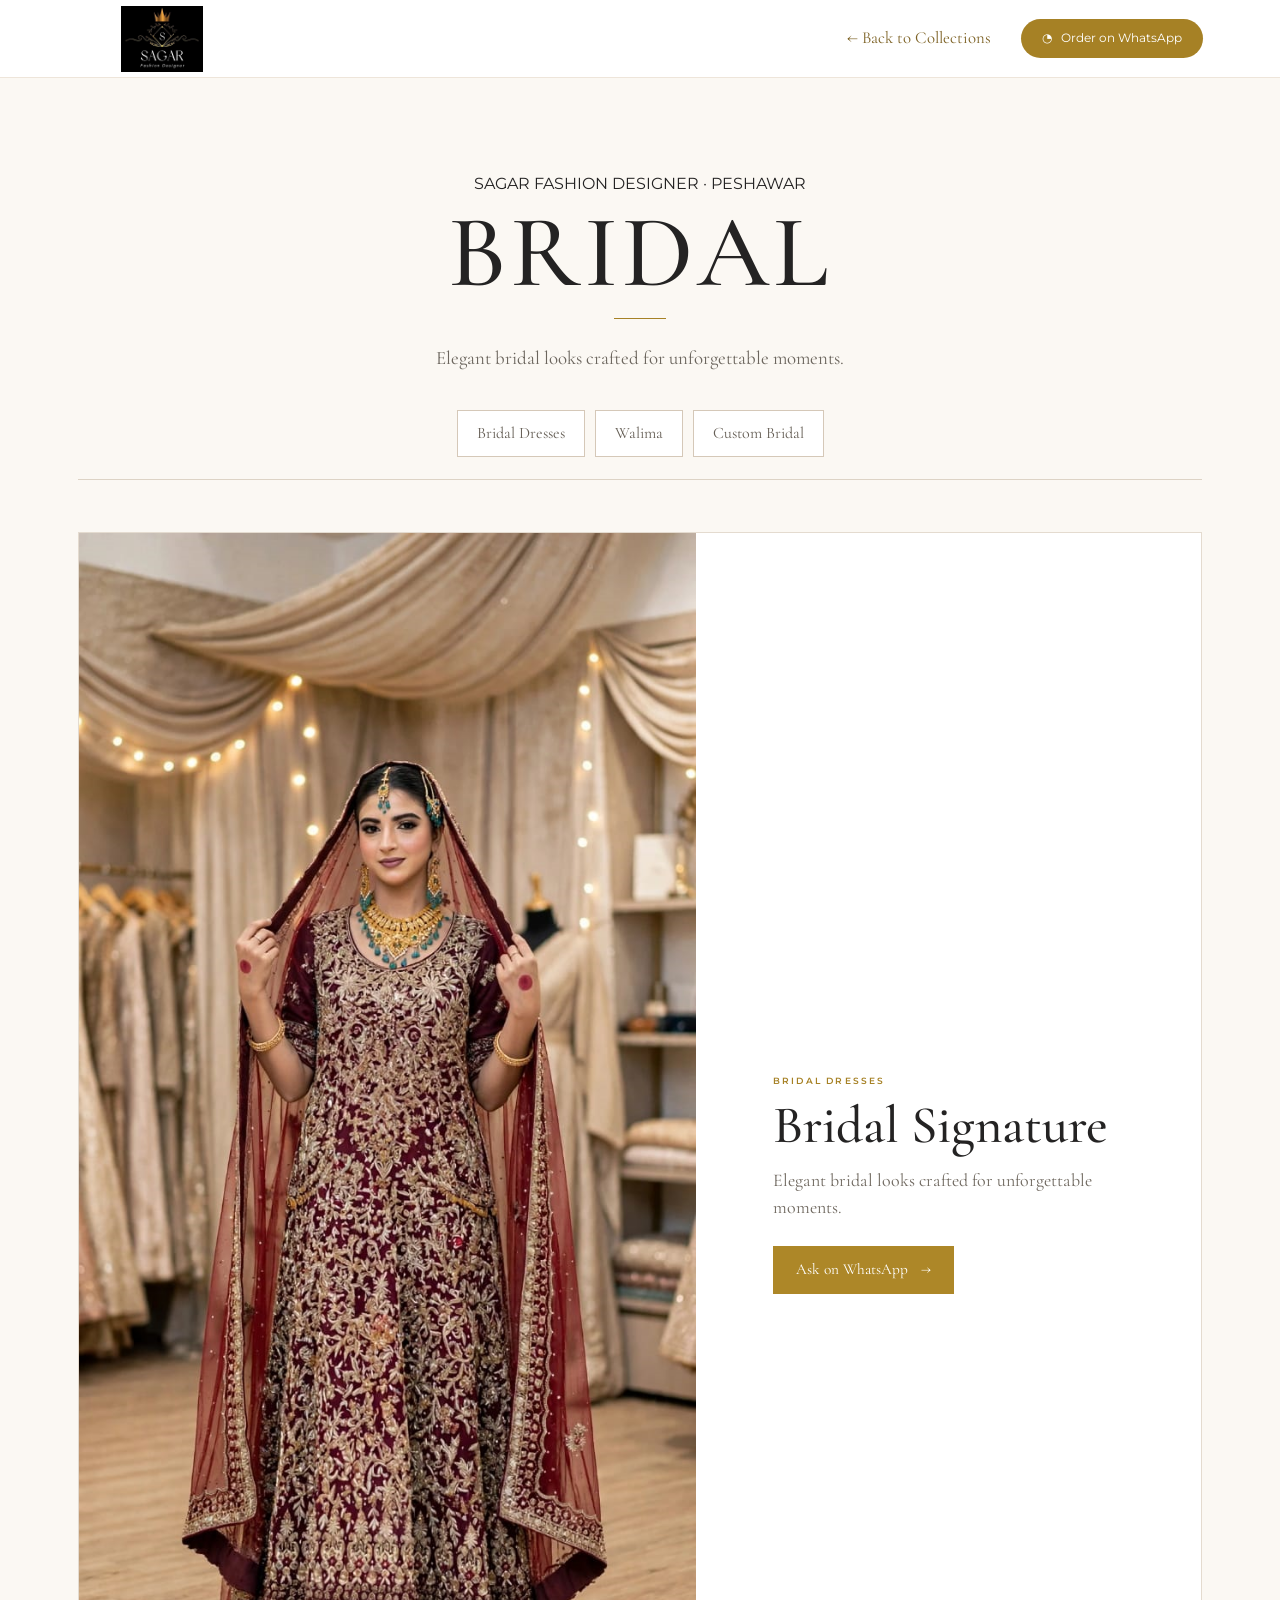
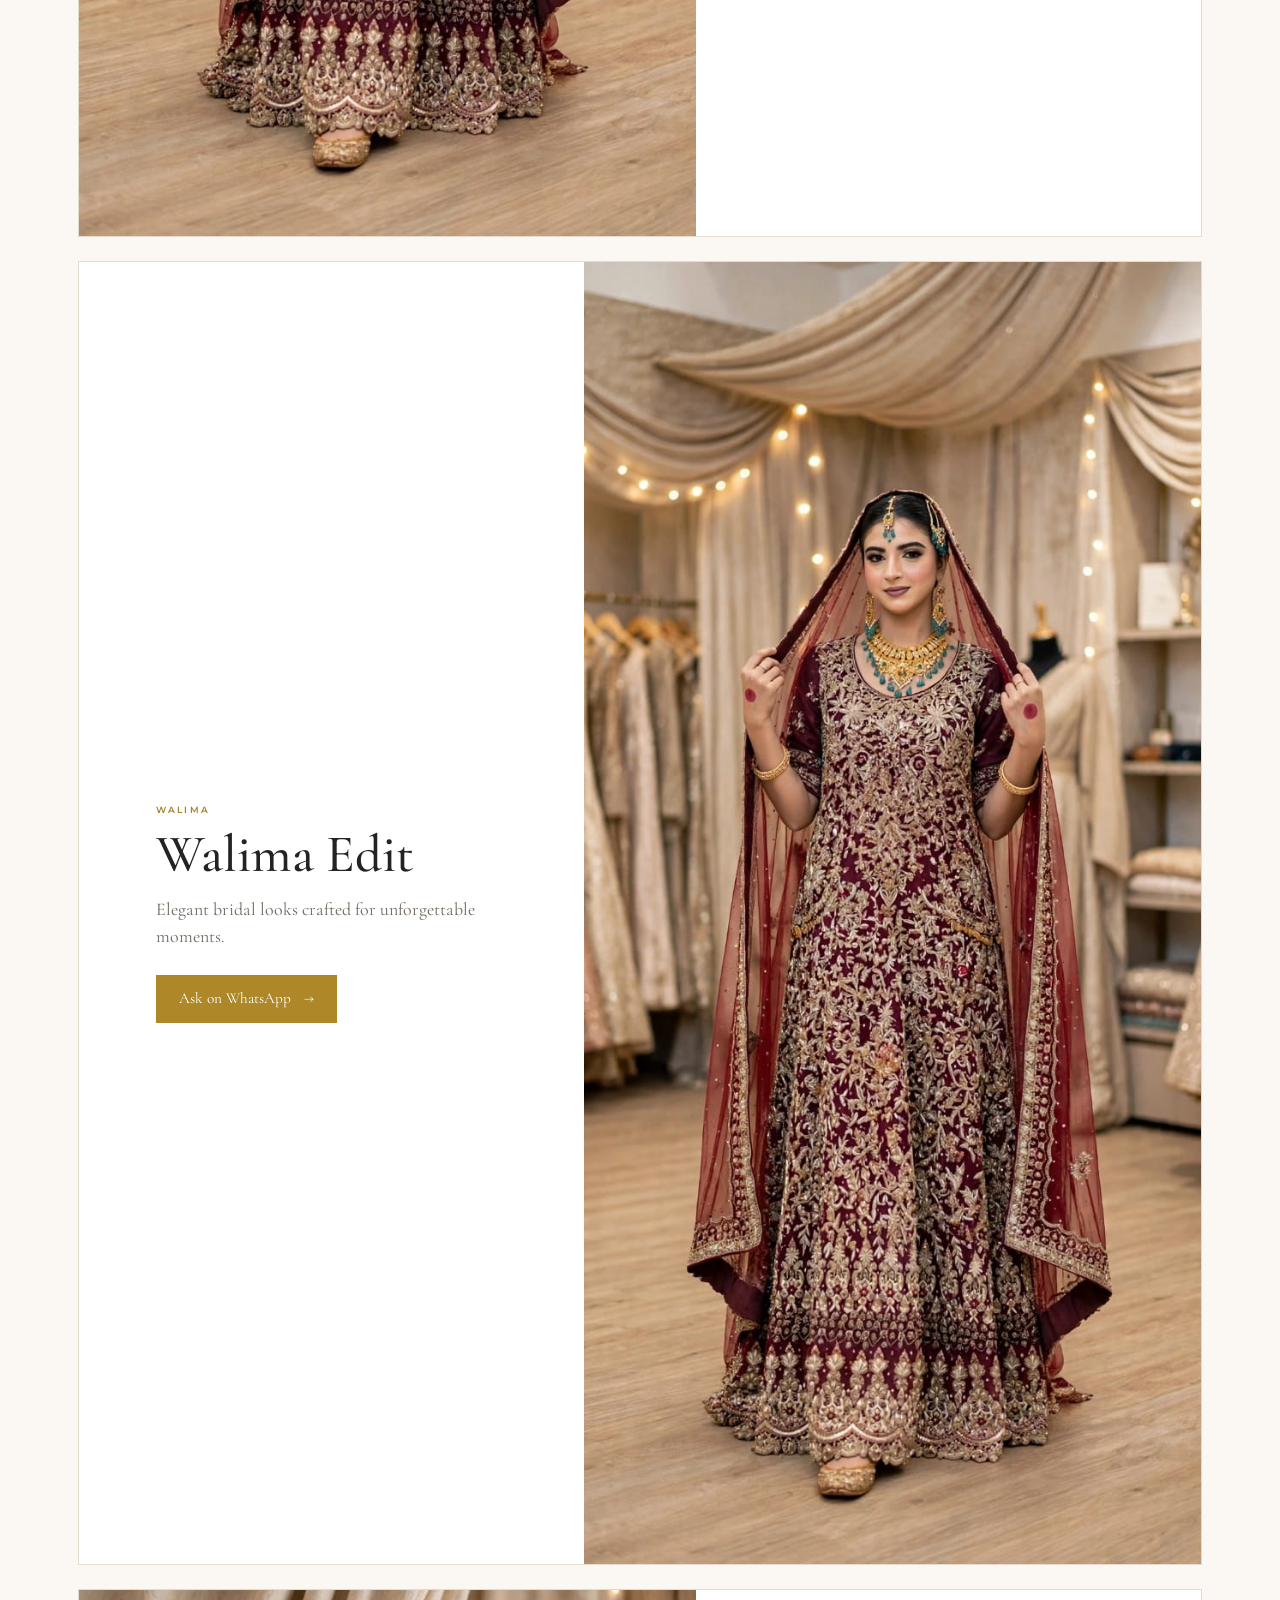
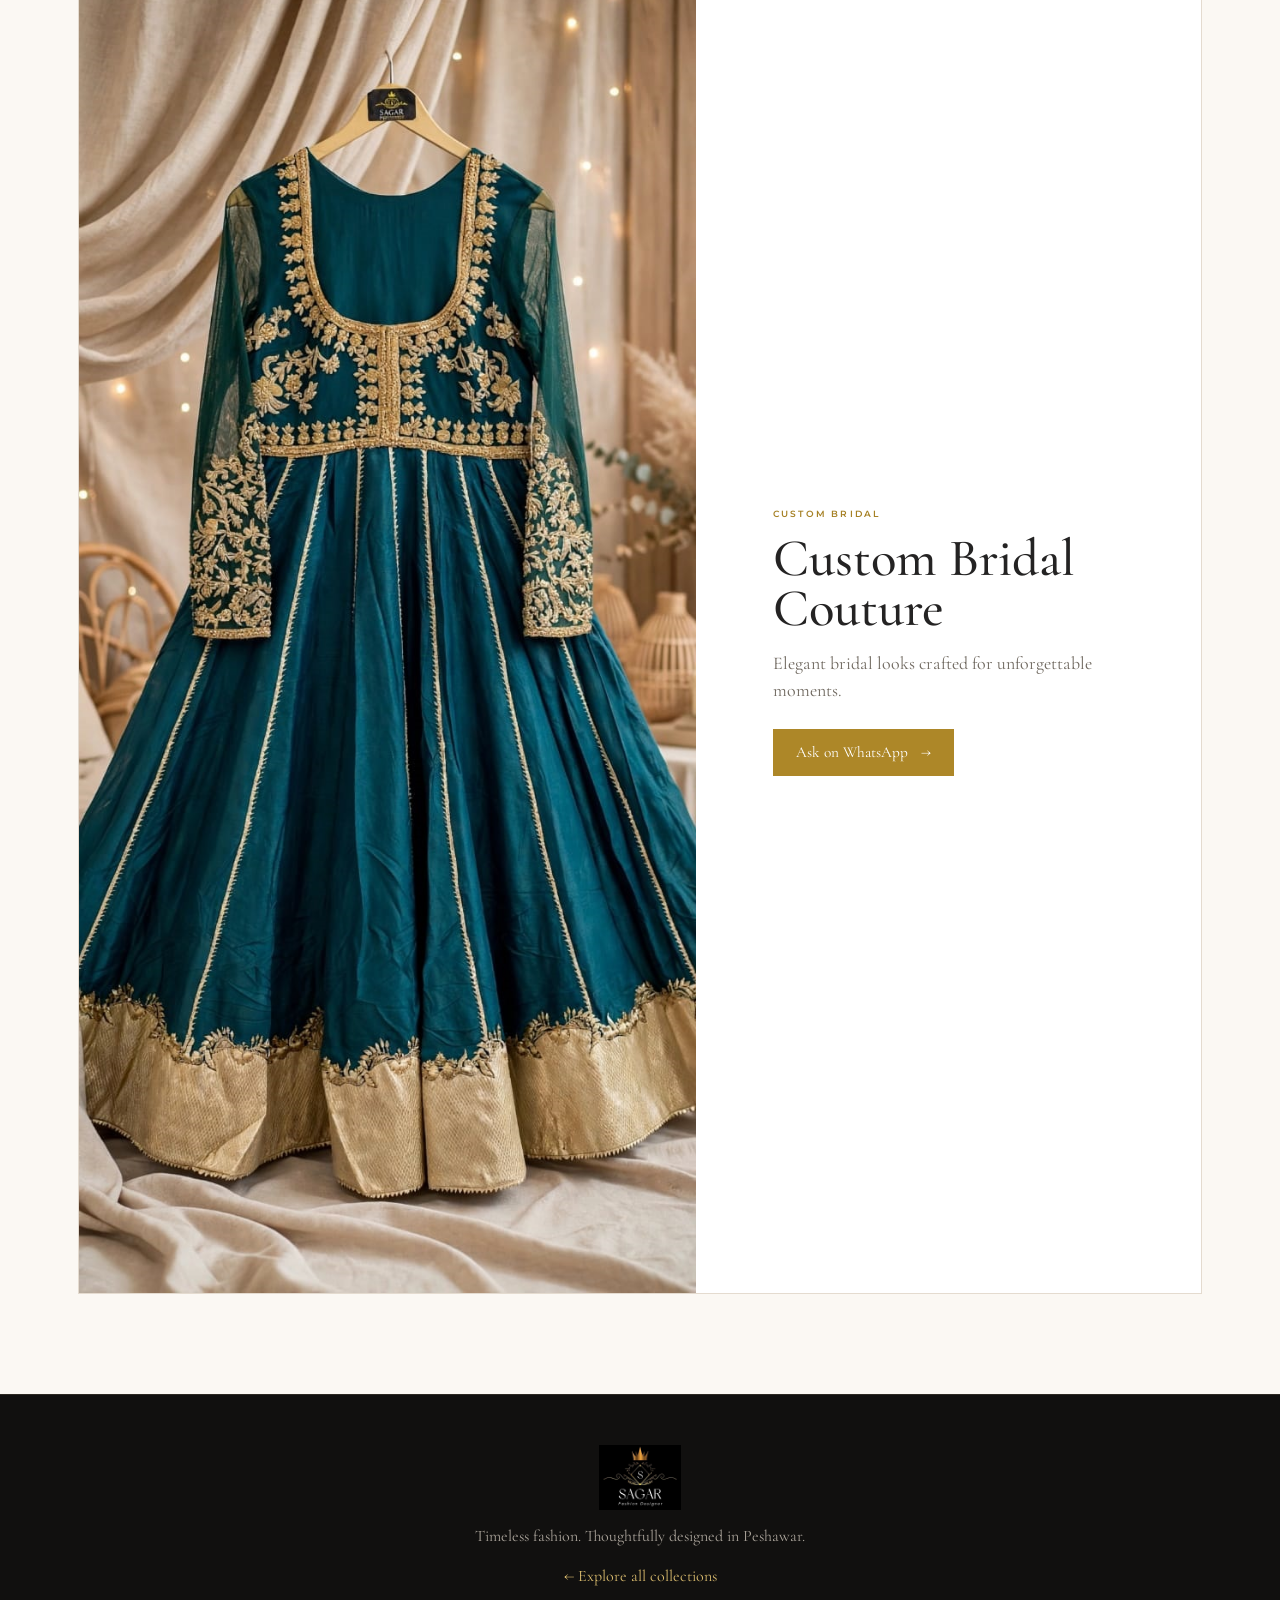
<file: bridal.html>
<!doctype html><html lang="en"><head><meta charset="utf-8"><meta name="viewport" content="width=device-width,initial-scale=1"><title>Bridal Collection | Sagar Fashion Designer</title><link rel="preconnect" href="https://fonts.googleapis.com"><link rel="preconnect" href="https://fonts.gstatic.com" crossorigin><link href="https://fonts.googleapis.com/css2?family=Cormorant+Garamond:wght@400;500;600;700&family=Montserrat:wght@400;500;600&display=swap" rel="stylesheet"><link rel="stylesheet" href="style.css?v=20261003"></head><body class="collection-page"><header class="collection-page-header"><a class="brand-logo" href="index.html#home"><img src="logo.jpg.jpeg" alt="Sagar Fashion Designer"></a><a class="collection-back" href="index.html#collections">← Back to Collections</a><a class="wa-top" href="https://wa.me/923185484406?text=Hi%20Sagar%20Fashion%20Designer%2C%20I%27d%20like%20to%20order." target="_blank">◔ &nbsp; Order on WhatsApp</a></header><main class="collection-page-main"><section class="collection-page-intro"><p class="eyebrow">SAGAR FASHION DESIGNER · PESHAWAR</p><h1>BRIDAL</h1><p>Elegant bridal looks crafted for unforgettable moments.</p></section><nav class="collection-subnav"><a href="#product-0">Bridal Dresses</a><a href="#product-1">Walima</a><a href="#product-2">Custom Bridal</a></nav><section class="collection-products"><article class="showcase-product"><div class="showcase-image"><img src="assets/bridal.jpg.jpg" alt="Bridal Signature"></div><div class="showcase-info"><small>BRIDAL DRESSES</small><h2>Bridal Signature</h2><p>Elegant bridal looks crafted for unforgettable moments.</p><a class="gold-btn" href="https://wa.me/923185484406?text=Hi%20Sagar%20Fashion%20Designer%2C%20I%27m%20interested%20in%20Bridal%20Signature.%20Please%20share%20details." target="_blank">Ask on WhatsApp <span>→</span></a></div></article><article class="showcase-product"><div class="showcase-image"><img src="assets/bridal.jpg.jpg" alt="Walima Edit"></div><div class="showcase-info"><small>WALIMA</small><h2>Walima Edit</h2><p>Elegant bridal looks crafted for unforgettable moments.</p><a class="gold-btn" href="https://wa.me/923185484406?text=Hi%20Sagar%20Fashion%20Designer%2C%20I%27m%20interested%20in%20Walima%20Edit.%20Please%20share%20details." target="_blank">Ask on WhatsApp <span>→</span></a></div></article><article class="showcase-product"><div class="showcase-image"><img src="assets/custom.jpg.jpg" alt="Custom Bridal Couture"></div><div class="showcase-info"><small>CUSTOM BRIDAL</small><h2>Custom Bridal Couture</h2><p>Elegant bridal looks crafted for unforgettable moments.</p><a class="gold-btn" href="https://wa.me/923185484406?text=Hi%20Sagar%20Fashion%20Designer%2C%20I%27m%20interested%20in%20Custom%20Bridal%20Couture.%20Please%20share%20details." target="_blank">Ask on WhatsApp <span>→</span></a></div></article></section></main><footer class="collection-page-footer"><img src="logo.jpg.jpeg" alt="Sagar Fashion Designer"><p>Timeless fashion. Thoughtfully designed in Peshawar.</p><a href="index.html#collections">← Explore all collections</a></footer></body></html>
</file>
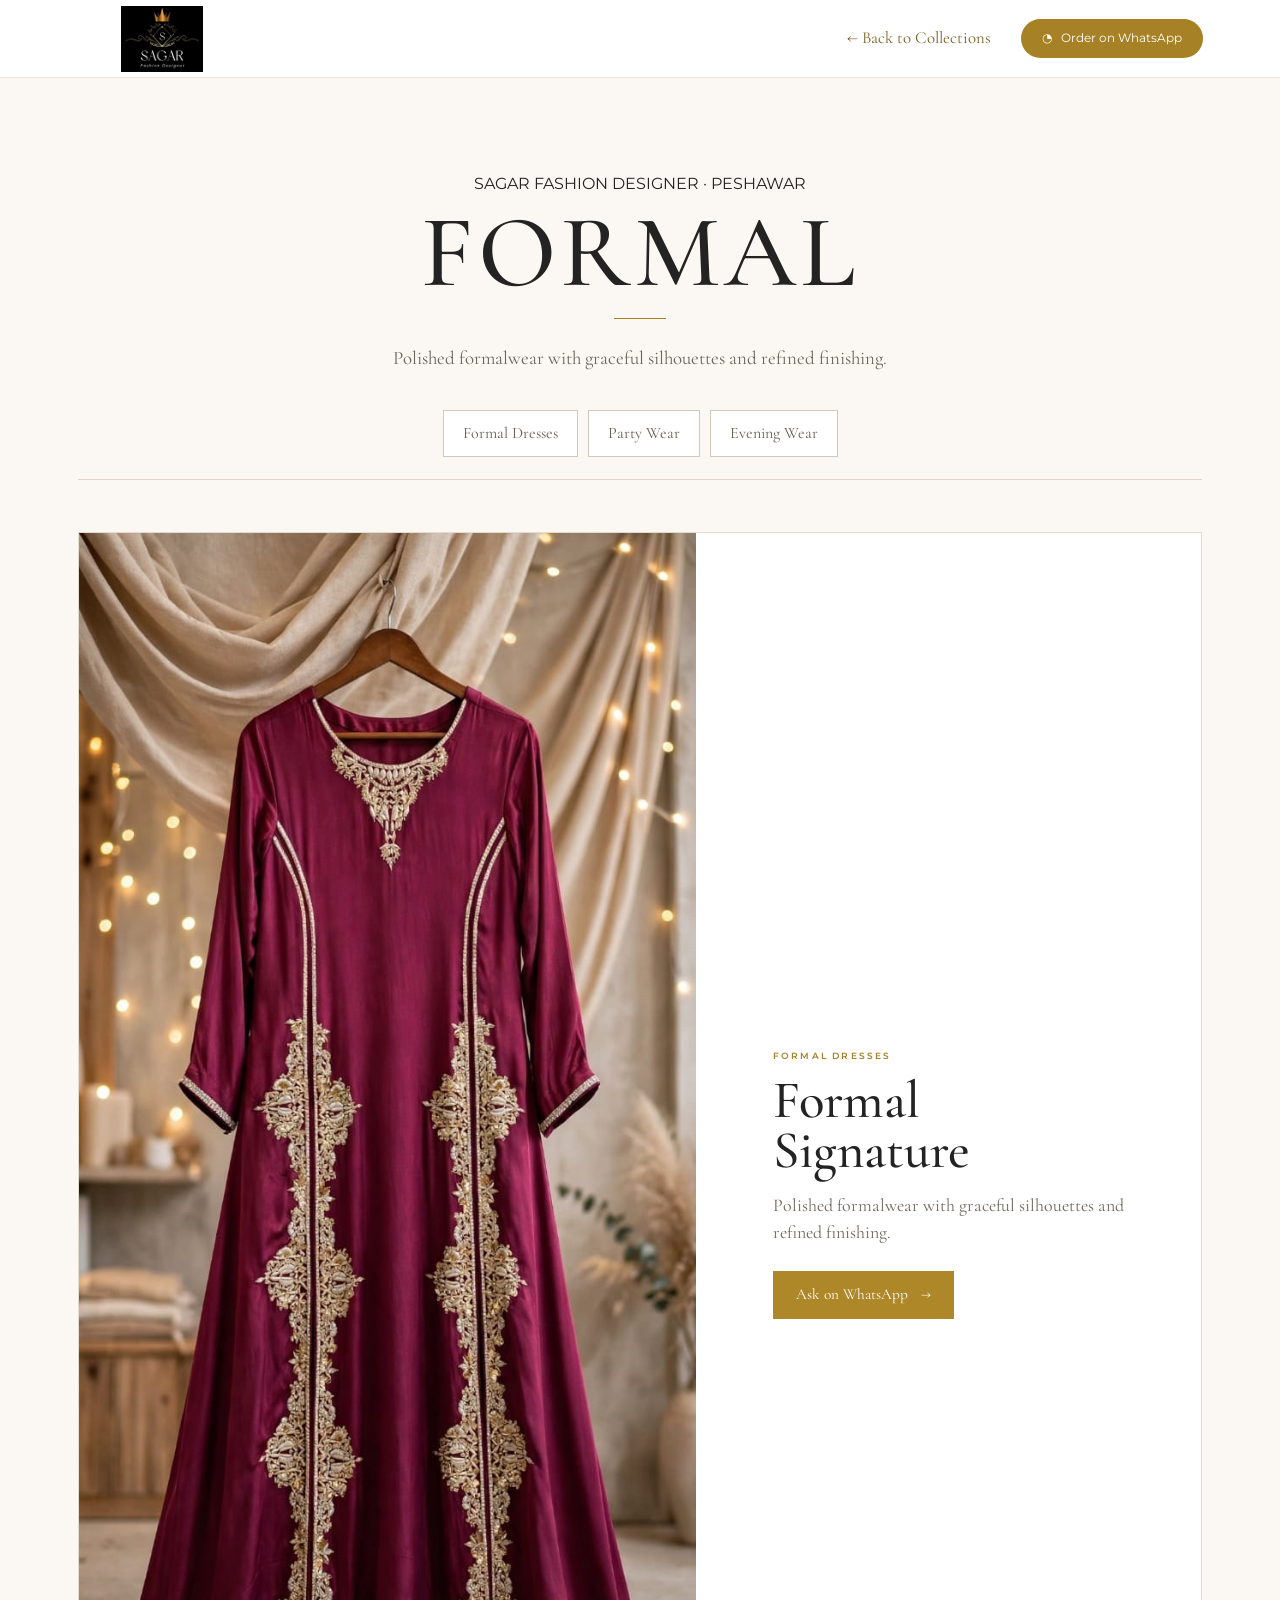
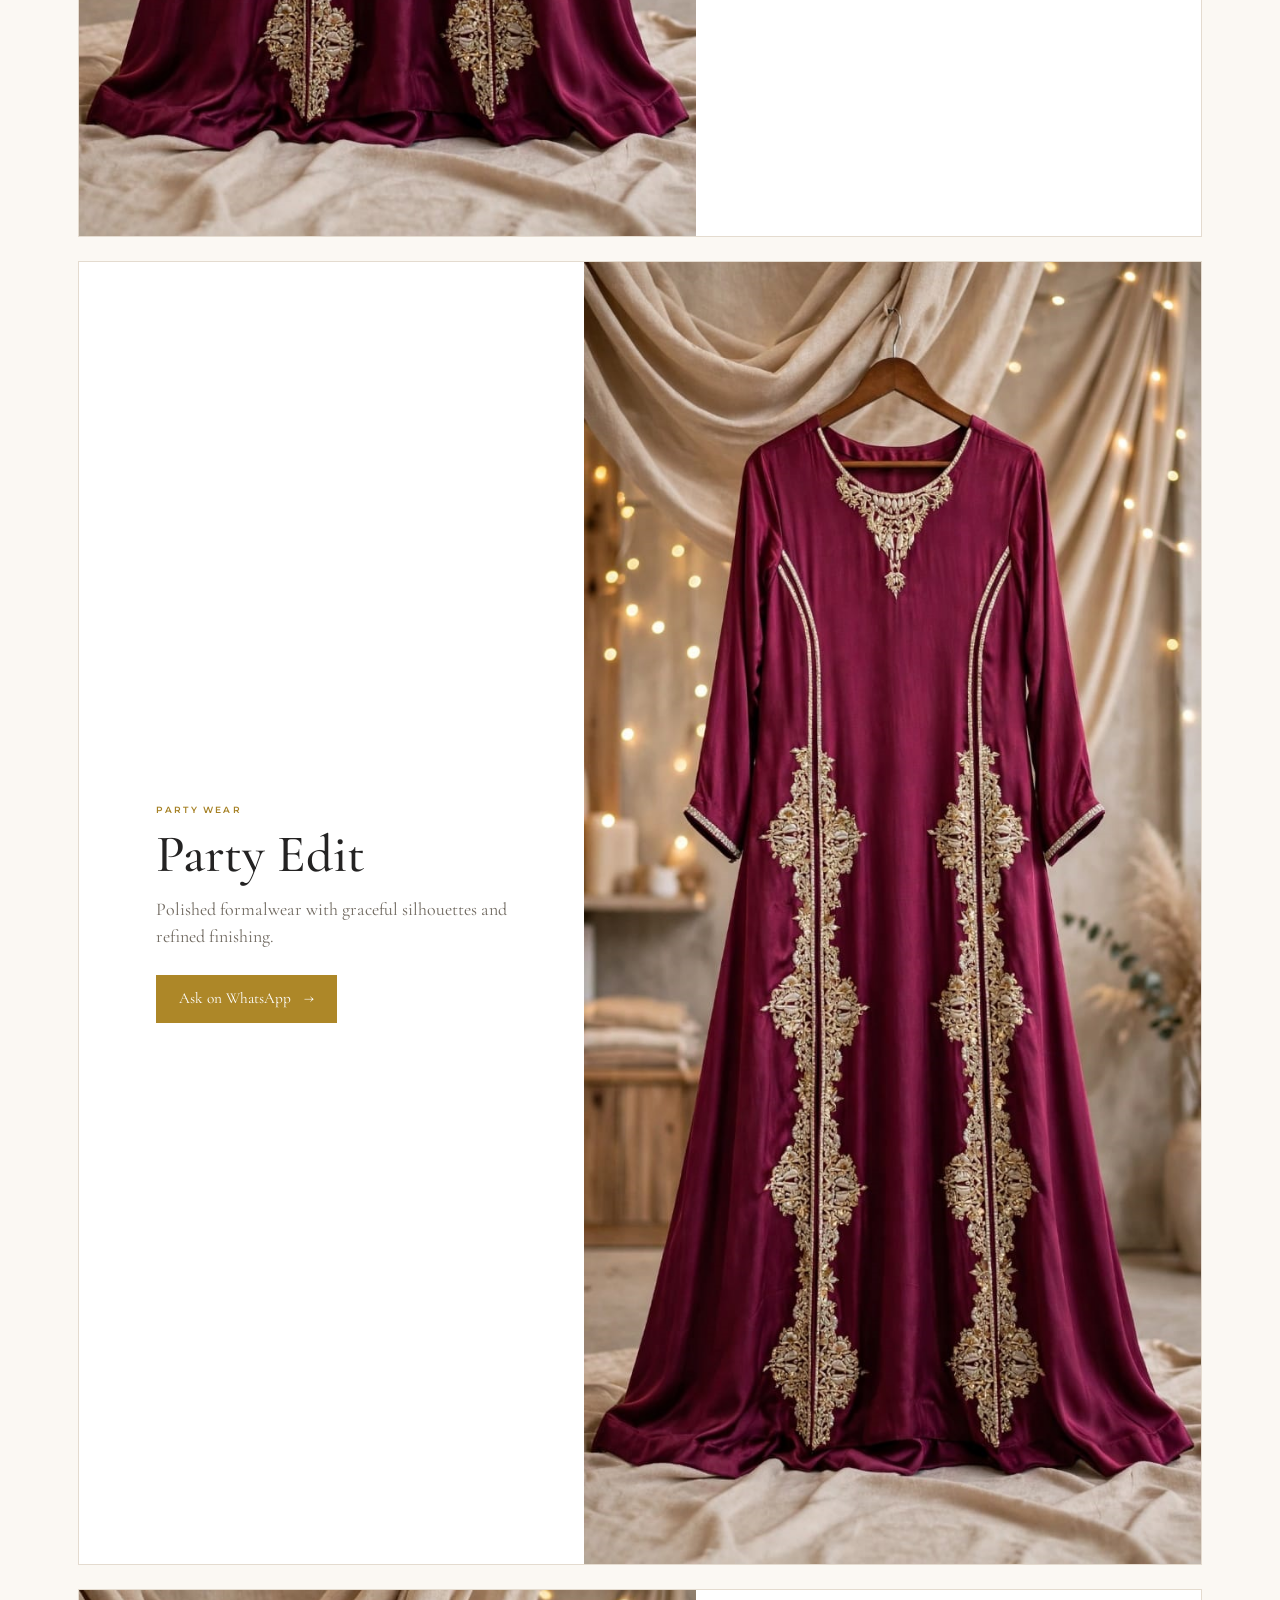
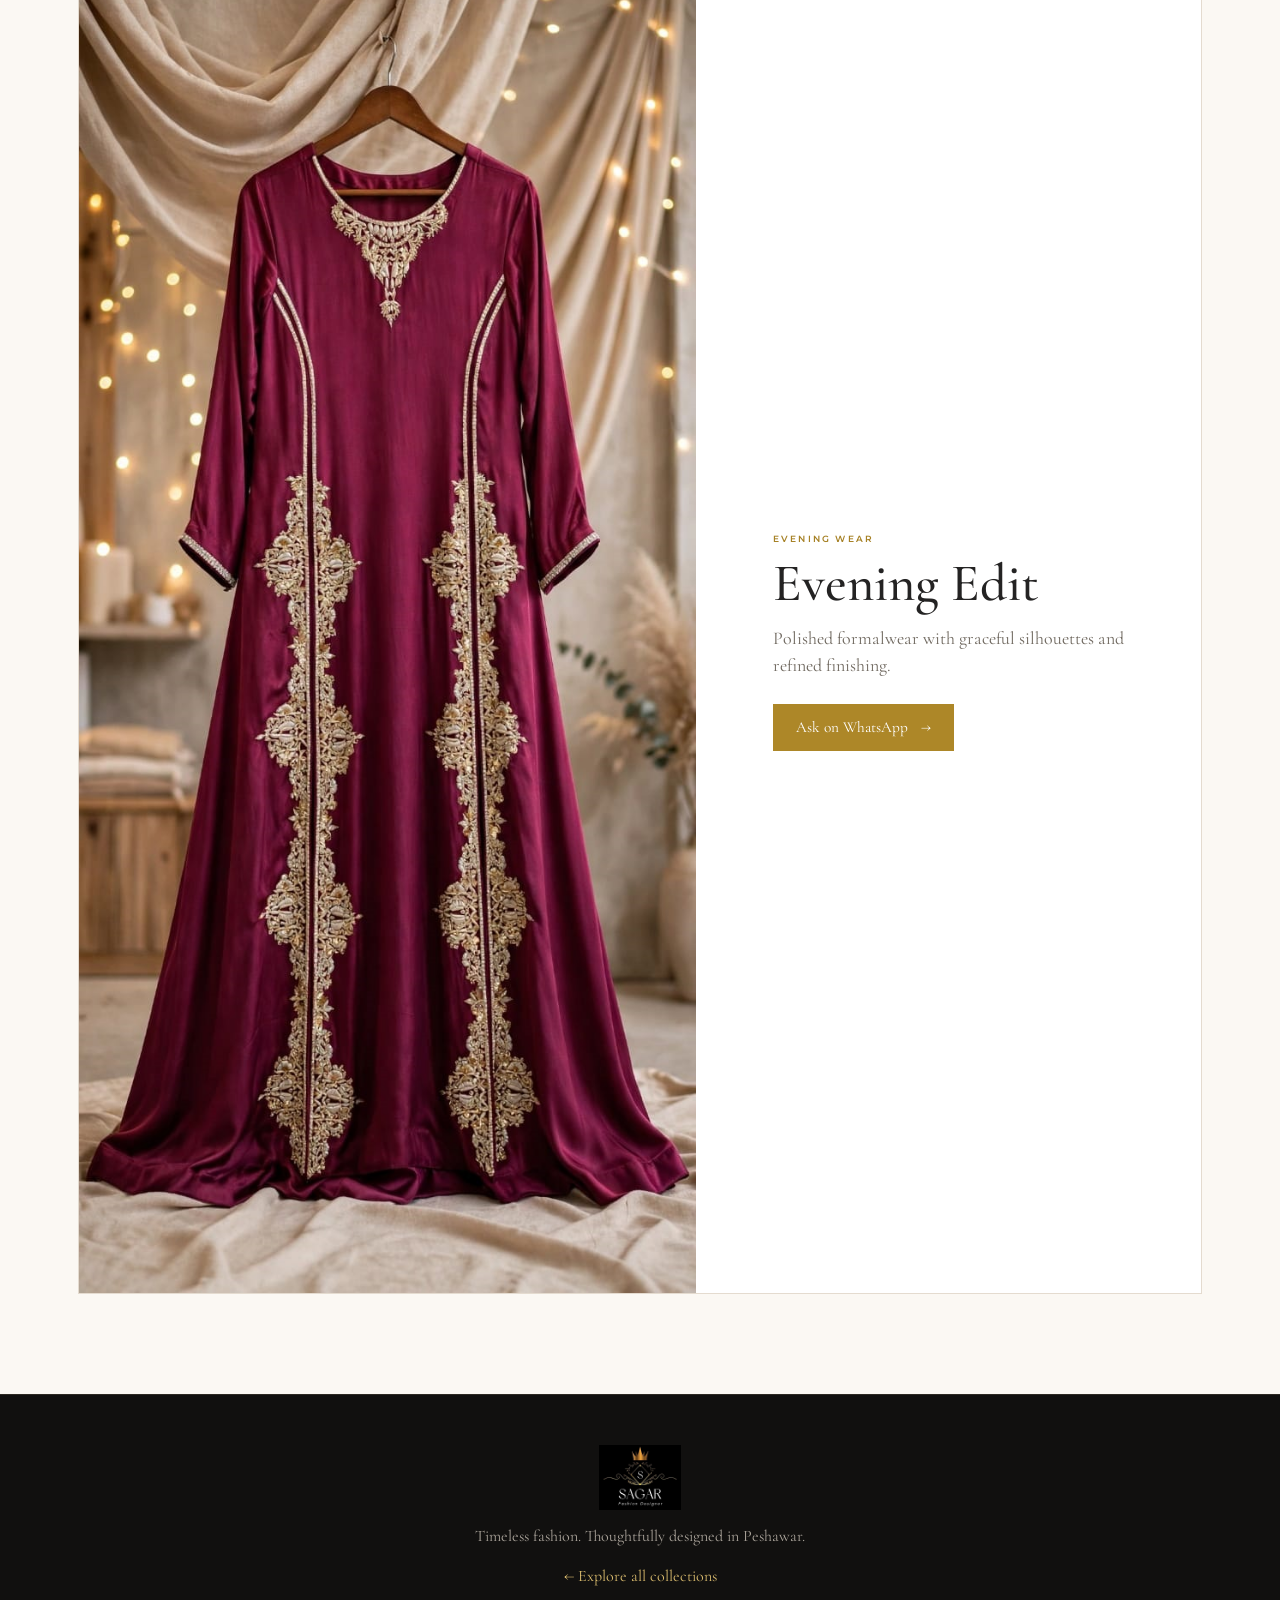
<file: formal.html>
<!doctype html><html lang="en"><head><meta charset="utf-8"><meta name="viewport" content="width=device-width,initial-scale=1"><title>Formal Collection | Sagar Fashion Designer</title><link rel="preconnect" href="https://fonts.googleapis.com"><link rel="preconnect" href="https://fonts.gstatic.com" crossorigin><link href="https://fonts.googleapis.com/css2?family=Cormorant+Garamond:wght@400;500;600;700&family=Montserrat:wght@400;500;600&display=swap" rel="stylesheet"><link rel="stylesheet" href="style.css?v=20261003"></head><body class="collection-page"><header class="collection-page-header"><a class="brand-logo" href="index.html#home"><img src="logo.jpg.jpeg" alt="Sagar Fashion Designer"></a><a class="collection-back" href="index.html#collections">← Back to Collections</a><a class="wa-top" href="https://wa.me/923185484406?text=Hi%20Sagar%20Fashion%20Designer%2C%20I%27d%20like%20to%20order." target="_blank">◔ &nbsp; Order on WhatsApp</a></header><main class="collection-page-main"><section class="collection-page-intro"><p class="eyebrow">SAGAR FASHION DESIGNER · PESHAWAR</p><h1>FORMAL</h1><p>Polished formalwear with graceful silhouettes and refined finishing.</p></section><nav class="collection-subnav"><a href="#product-0">Formal Dresses</a><a href="#product-1">Party Wear</a><a href="#product-2">Evening Wear</a></nav><section class="collection-products"><article class="showcase-product"><div class="showcase-image"><img src="assets/formal.jpg.jpg" alt="Formal Signature"></div><div class="showcase-info"><small>FORMAL DRESSES</small><h2>Formal Signature</h2><p>Polished formalwear with graceful silhouettes and refined finishing.</p><a class="gold-btn" href="https://wa.me/923185484406?text=Hi%20Sagar%20Fashion%20Designer%2C%20I%27m%20interested%20in%20Formal%20Signature.%20Please%20share%20details." target="_blank">Ask on WhatsApp <span>→</span></a></div></article><article class="showcase-product"><div class="showcase-image"><img src="assets/formal.jpg.jpg" alt="Party Edit"></div><div class="showcase-info"><small>PARTY WEAR</small><h2>Party Edit</h2><p>Polished formalwear with graceful silhouettes and refined finishing.</p><a class="gold-btn" href="https://wa.me/923185484406?text=Hi%20Sagar%20Fashion%20Designer%2C%20I%27m%20interested%20in%20Party%20Edit.%20Please%20share%20details." target="_blank">Ask on WhatsApp <span>→</span></a></div></article><article class="showcase-product"><div class="showcase-image"><img src="assets/formal.jpg.jpg" alt="Evening Edit"></div><div class="showcase-info"><small>EVENING WEAR</small><h2>Evening Edit</h2><p>Polished formalwear with graceful silhouettes and refined finishing.</p><a class="gold-btn" href="https://wa.me/923185484406?text=Hi%20Sagar%20Fashion%20Designer%2C%20I%27m%20interested%20in%20Evening%20Edit.%20Please%20share%20details." target="_blank">Ask on WhatsApp <span>→</span></a></div></article></section></main><footer class="collection-page-footer"><img src="logo.jpg.jpeg" alt="Sagar Fashion Designer"><p>Timeless fashion. Thoughtfully designed in Peshawar.</p><a href="index.html#collections">← Explore all collections</a></footer></body></html>
</file>
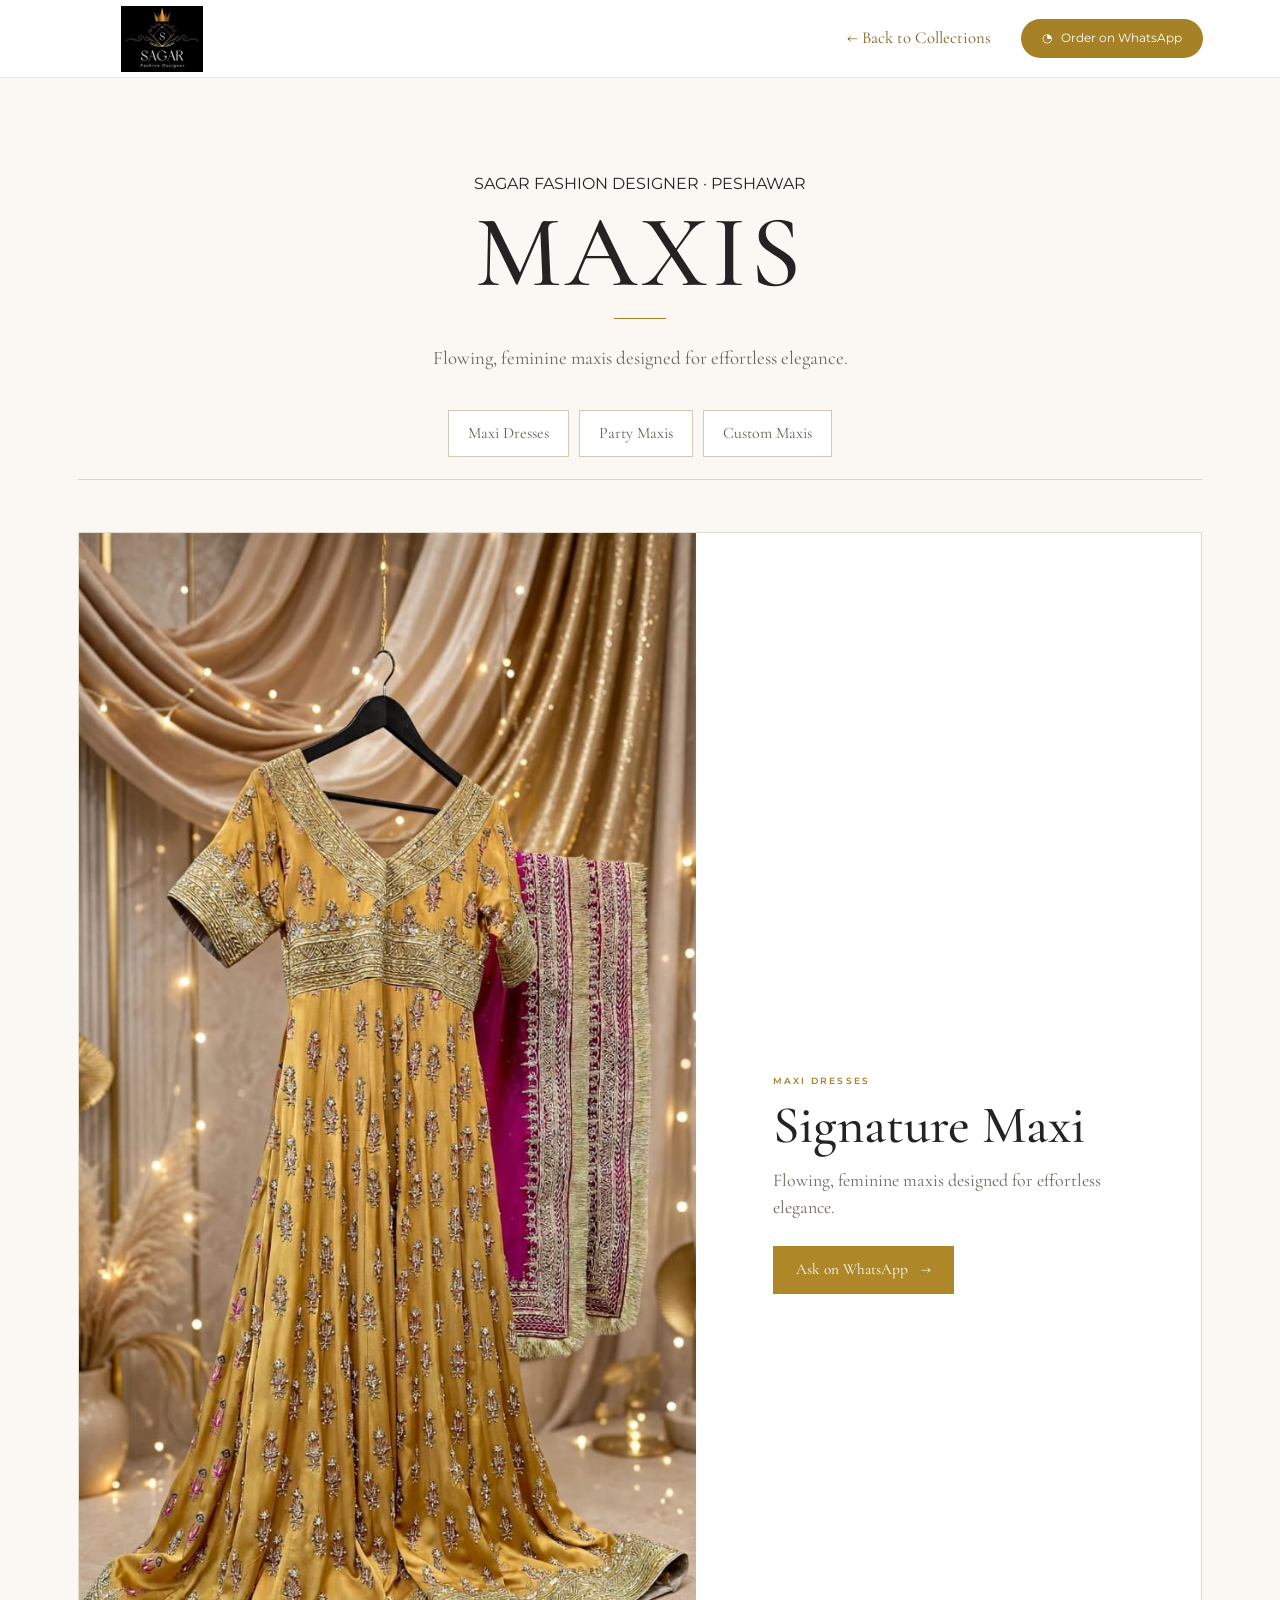
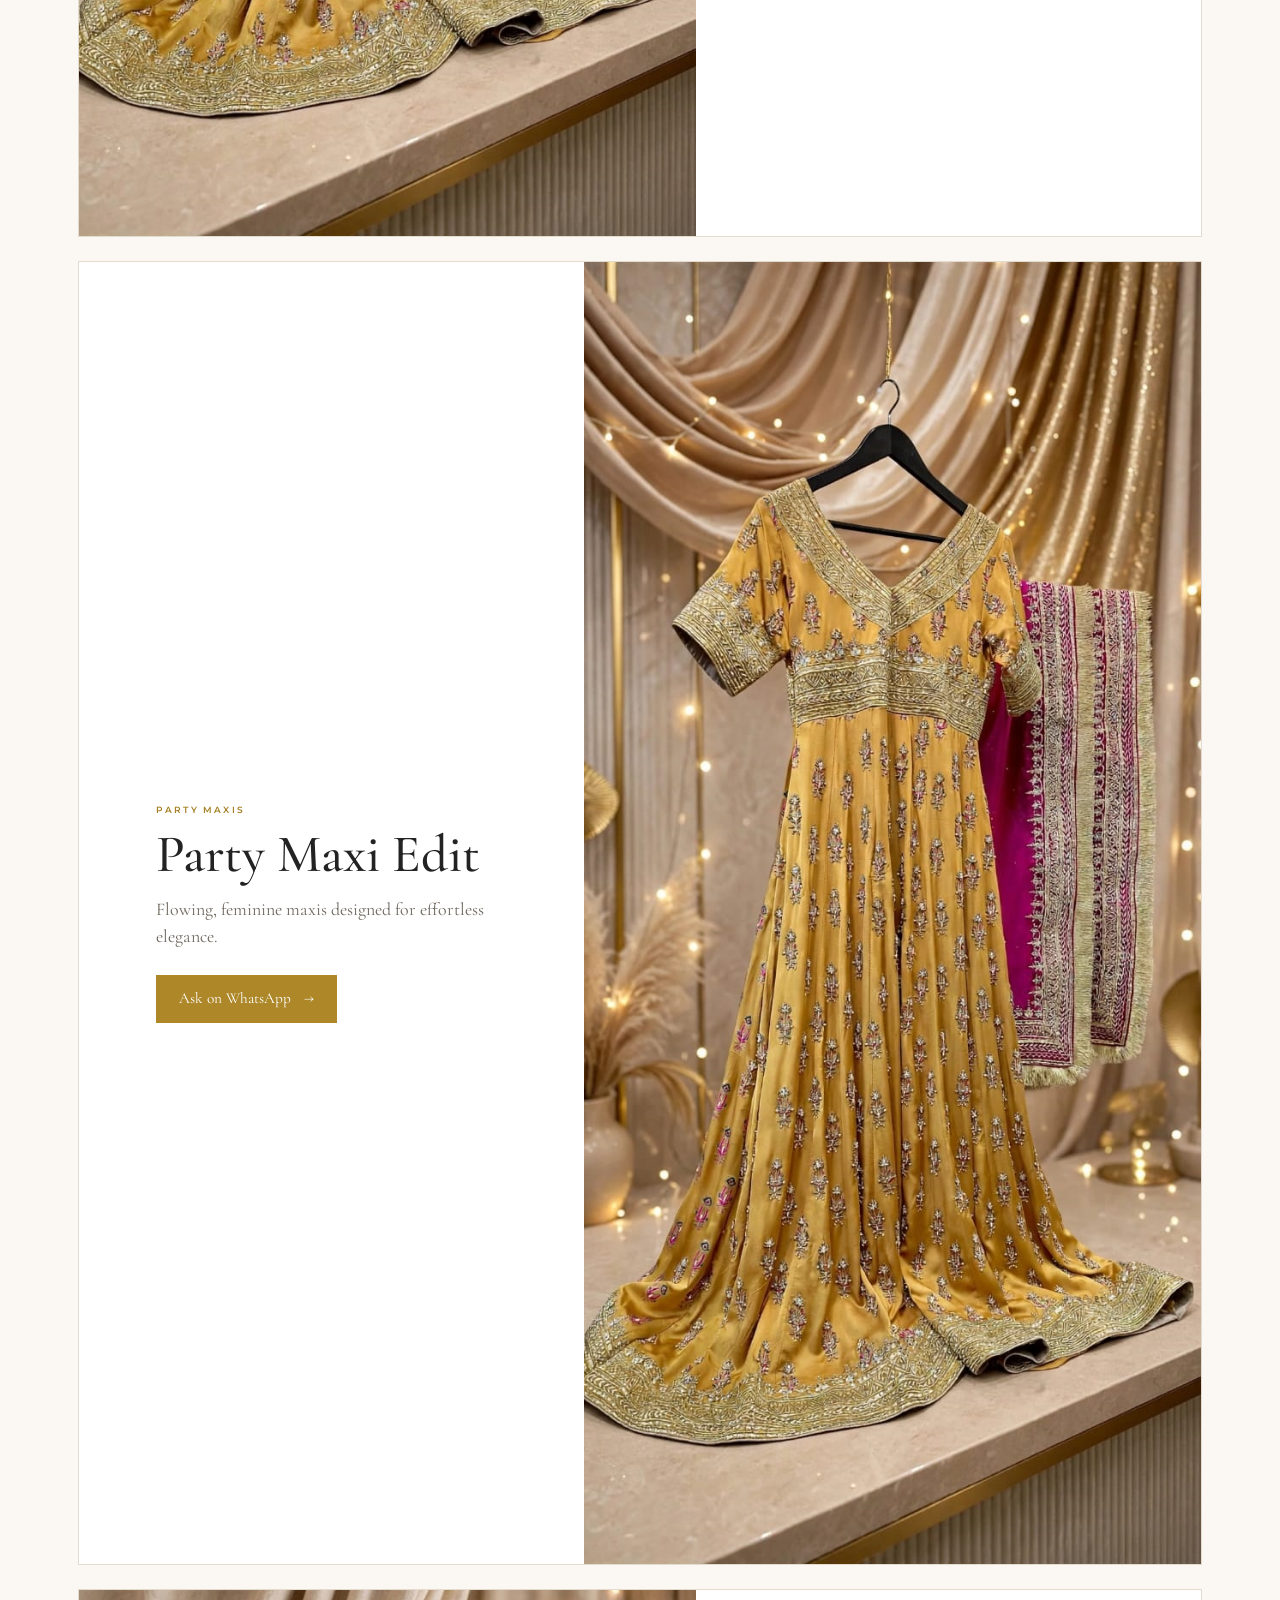
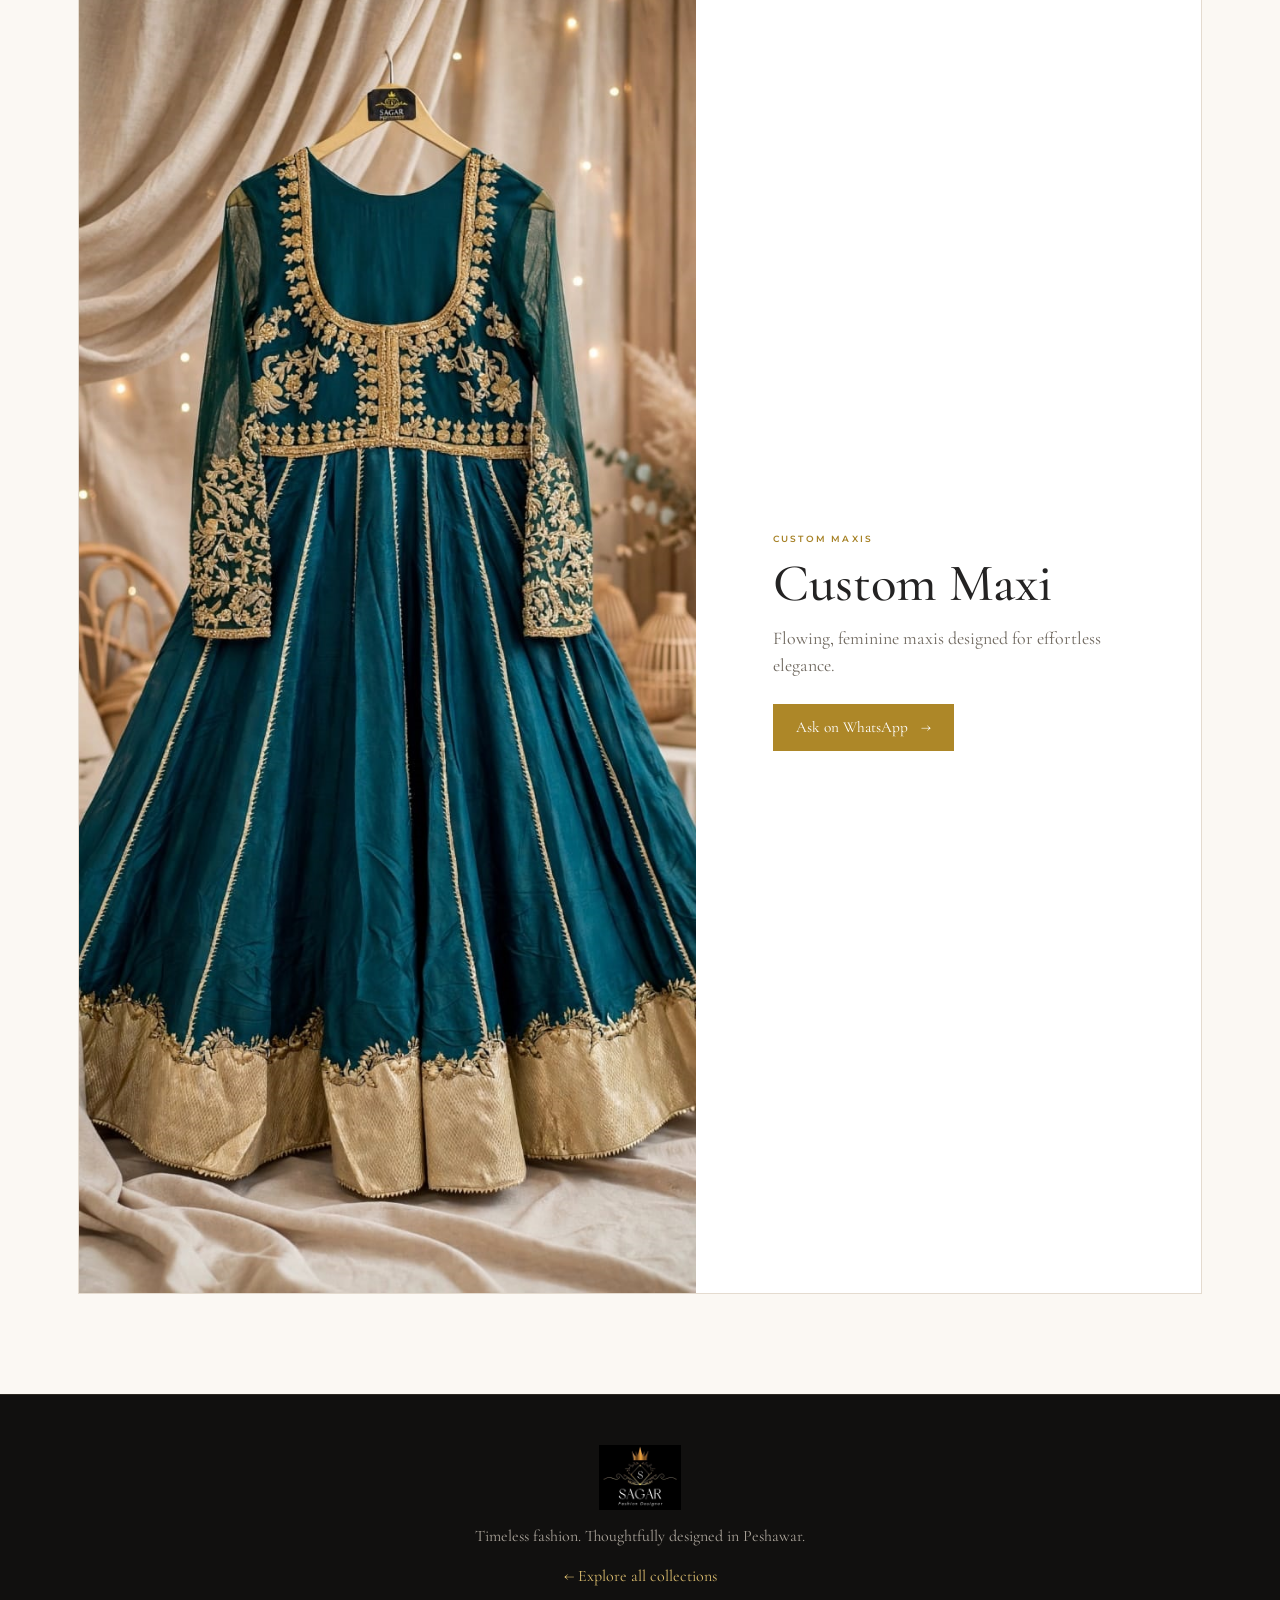
<file: maxis.html>
<!doctype html><html lang="en"><head><meta charset="utf-8"><meta name="viewport" content="width=device-width,initial-scale=1"><title>Maxis Collection | Sagar Fashion Designer</title><link rel="preconnect" href="https://fonts.googleapis.com"><link rel="preconnect" href="https://fonts.gstatic.com" crossorigin><link href="https://fonts.googleapis.com/css2?family=Cormorant+Garamond:wght@400;500;600;700&family=Montserrat:wght@400;500;600&display=swap" rel="stylesheet"><link rel="stylesheet" href="style.css?v=20261003"></head><body class="collection-page"><header class="collection-page-header"><a class="brand-logo" href="index.html#home"><img src="logo.jpg.jpeg" alt="Sagar Fashion Designer"></a><a class="collection-back" href="index.html#collections">← Back to Collections</a><a class="wa-top" href="https://wa.me/923185484406?text=Hi%20Sagar%20Fashion%20Designer%2C%20I%27d%20like%20to%20order." target="_blank">◔ &nbsp; Order on WhatsApp</a></header><main class="collection-page-main"><section class="collection-page-intro"><p class="eyebrow">SAGAR FASHION DESIGNER · PESHAWAR</p><h1>MAXIS</h1><p>Flowing, feminine maxis designed for effortless elegance.</p></section><nav class="collection-subnav"><a href="#product-0">Maxi Dresses</a><a href="#product-1">Party Maxis</a><a href="#product-2">Custom Maxis</a></nav><section class="collection-products"><article class="showcase-product"><div class="showcase-image"><img src="assets/maxi.jpg.jpg" alt="Signature Maxi"></div><div class="showcase-info"><small>MAXI DRESSES</small><h2>Signature Maxi</h2><p>Flowing, feminine maxis designed for effortless elegance.</p><a class="gold-btn" href="https://wa.me/923185484406?text=Hi%20Sagar%20Fashion%20Designer%2C%20I%27m%20interested%20in%20Signature%20Maxi.%20Please%20share%20details." target="_blank">Ask on WhatsApp <span>→</span></a></div></article><article class="showcase-product"><div class="showcase-image"><img src="assets/maxi.jpg.jpg" alt="Party Maxi Edit"></div><div class="showcase-info"><small>PARTY MAXIS</small><h2>Party Maxi Edit</h2><p>Flowing, feminine maxis designed for effortless elegance.</p><a class="gold-btn" href="https://wa.me/923185484406?text=Hi%20Sagar%20Fashion%20Designer%2C%20I%27m%20interested%20in%20Party%20Maxi%20Edit.%20Please%20share%20details." target="_blank">Ask on WhatsApp <span>→</span></a></div></article><article class="showcase-product"><div class="showcase-image"><img src="assets/custom.jpg.jpg" alt="Custom Maxi"></div><div class="showcase-info"><small>CUSTOM MAXIS</small><h2>Custom Maxi</h2><p>Flowing, feminine maxis designed for effortless elegance.</p><a class="gold-btn" href="https://wa.me/923185484406?text=Hi%20Sagar%20Fashion%20Designer%2C%20I%27m%20interested%20in%20Custom%20Maxi.%20Please%20share%20details." target="_blank">Ask on WhatsApp <span>→</span></a></div></article></section></main><footer class="collection-page-footer"><img src="logo.jpg.jpeg" alt="Sagar Fashion Designer"><p>Timeless fashion. Thoughtfully designed in Peshawar.</p><a href="index.html#collections">← Explore all collections</a></footer></body></html>
</file>
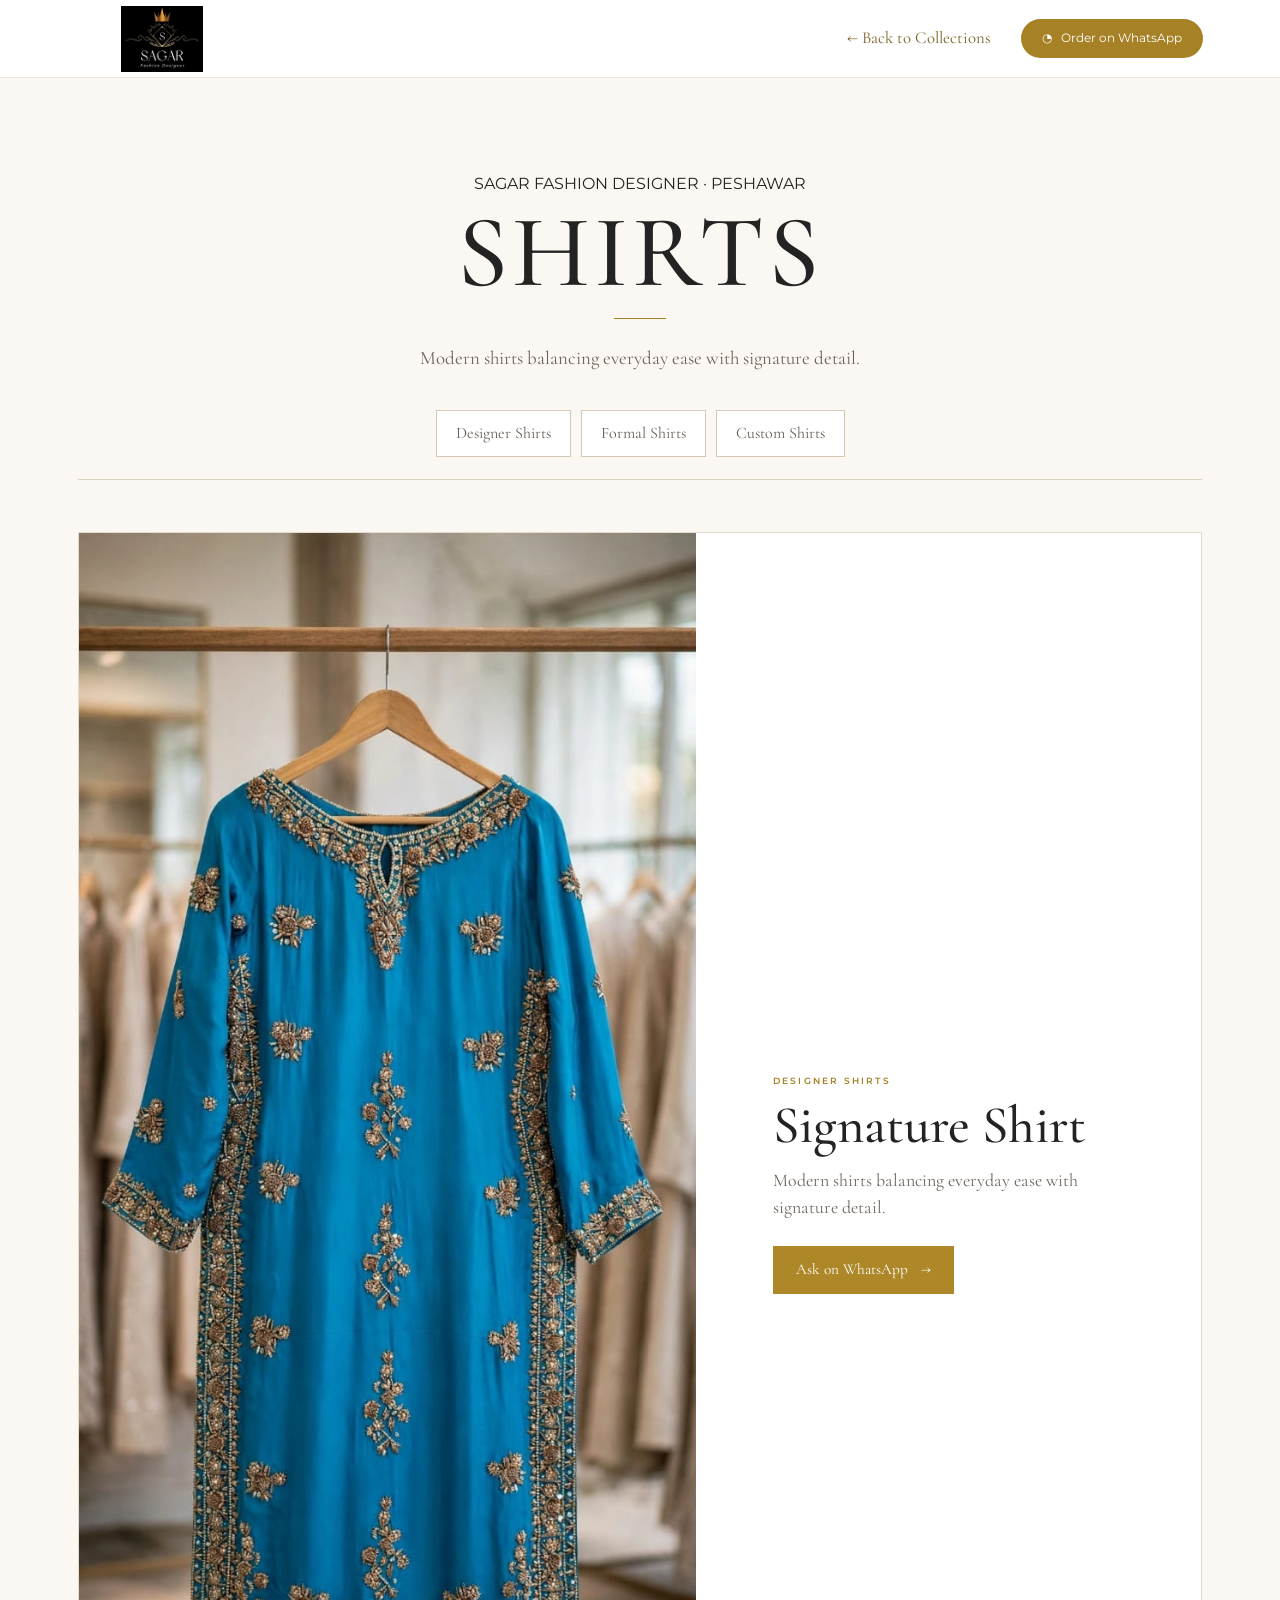
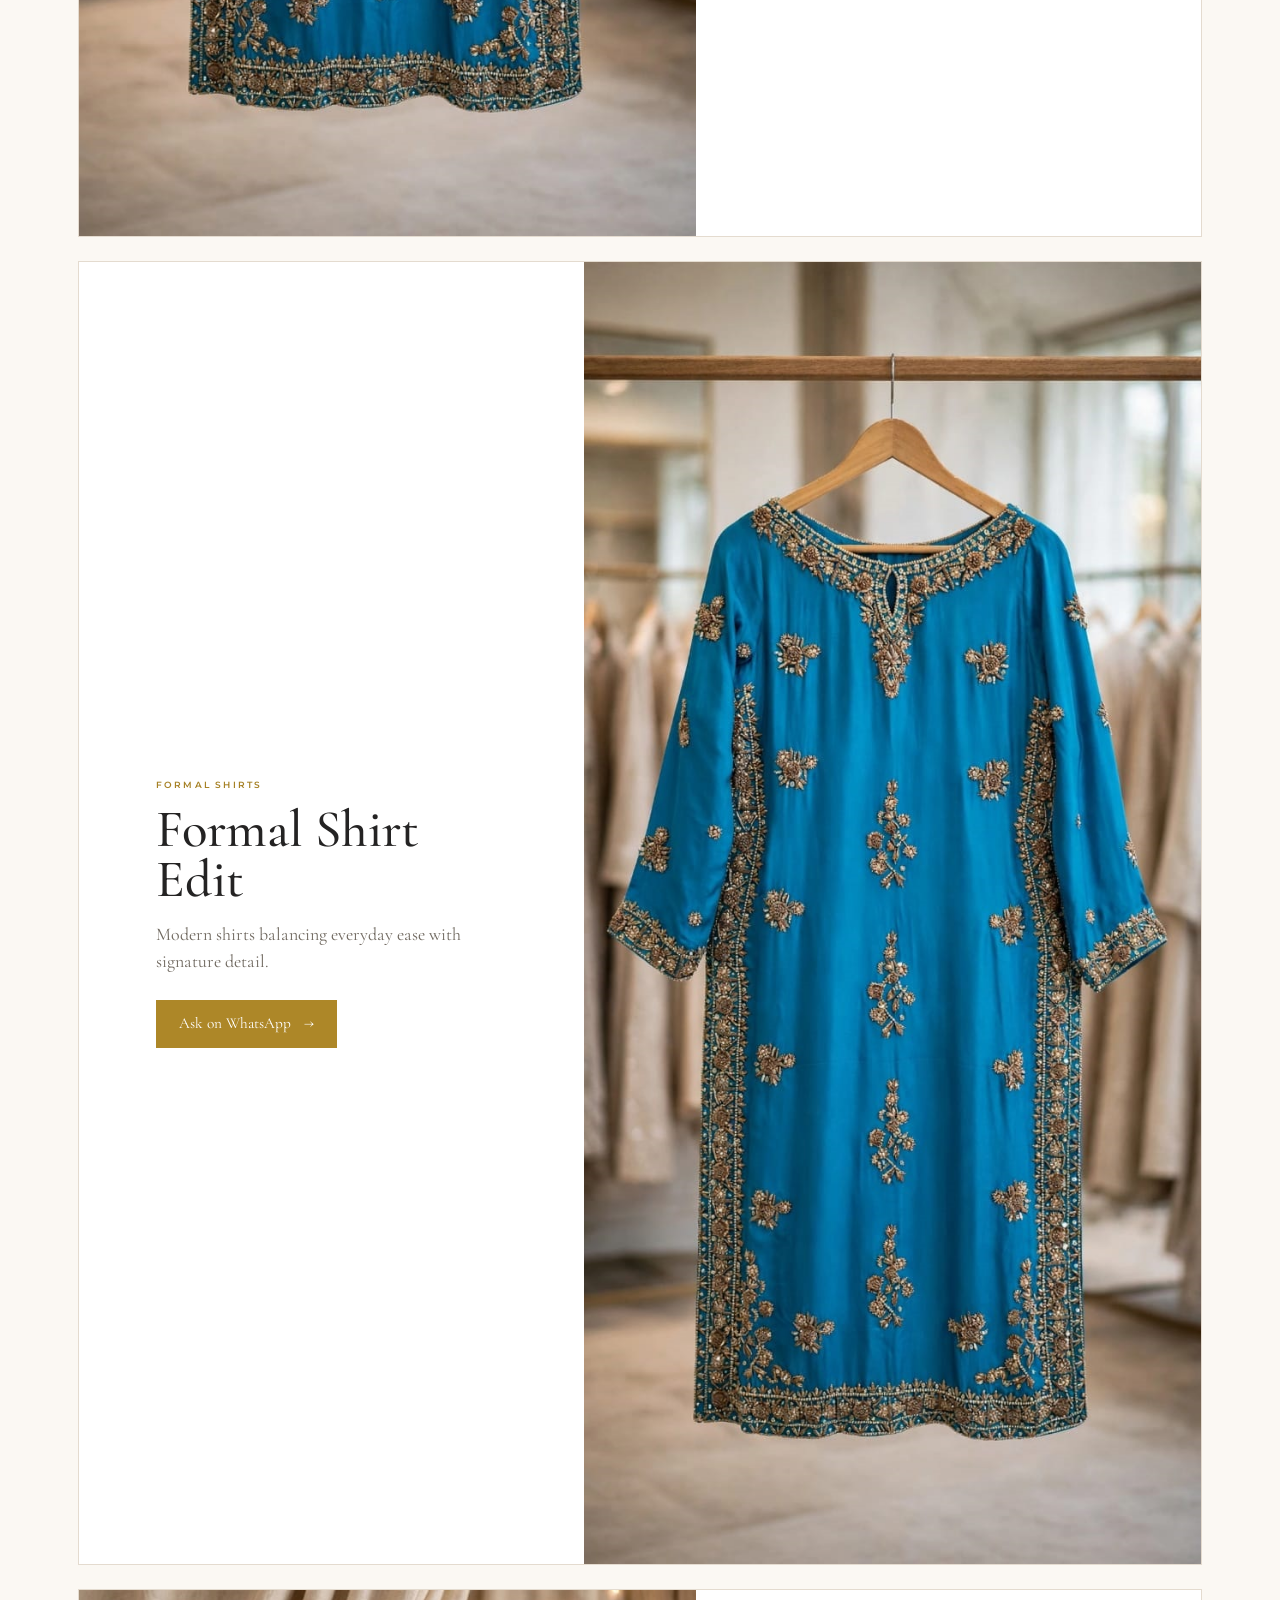
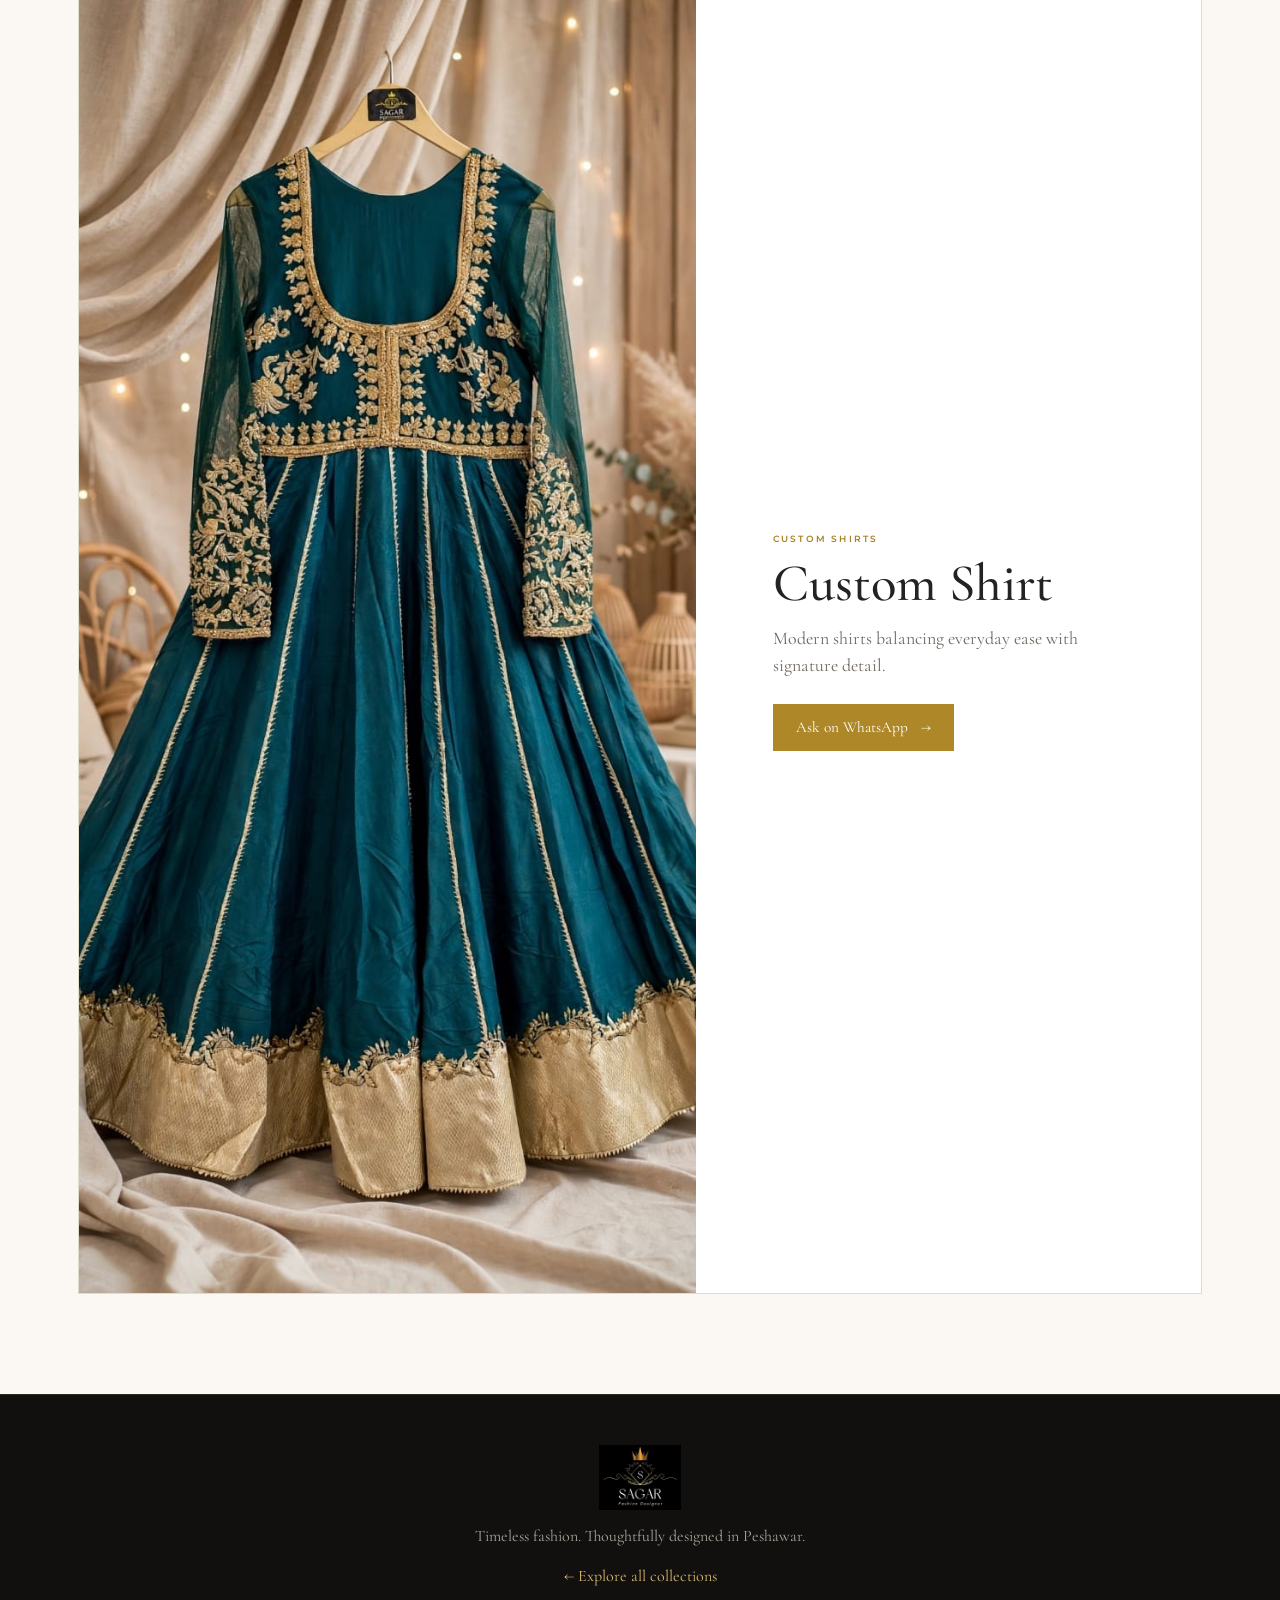
<file: shirts.html>
<!doctype html><html lang="en"><head><meta charset="utf-8"><meta name="viewport" content="width=device-width,initial-scale=1"><title>Shirts Collection | Sagar Fashion Designer</title><link rel="preconnect" href="https://fonts.googleapis.com"><link rel="preconnect" href="https://fonts.gstatic.com" crossorigin><link href="https://fonts.googleapis.com/css2?family=Cormorant+Garamond:wght@400;500;600;700&family=Montserrat:wght@400;500;600&display=swap" rel="stylesheet"><link rel="stylesheet" href="style.css?v=20261003"></head><body class="collection-page"><header class="collection-page-header"><a class="brand-logo" href="index.html#home"><img src="logo.jpg.jpeg" alt="Sagar Fashion Designer"></a><a class="collection-back" href="index.html#collections">← Back to Collections</a><a class="wa-top" href="https://wa.me/923185484406?text=Hi%20Sagar%20Fashion%20Designer%2C%20I%27d%20like%20to%20order." target="_blank">◔ &nbsp; Order on WhatsApp</a></header><main class="collection-page-main"><section class="collection-page-intro"><p class="eyebrow">SAGAR FASHION DESIGNER · PESHAWAR</p><h1>SHIRTS</h1><p>Modern shirts balancing everyday ease with signature detail.</p></section><nav class="collection-subnav"><a href="#product-0">Designer Shirts</a><a href="#product-1">Formal Shirts</a><a href="#product-2">Custom Shirts</a></nav><section class="collection-products"><article class="showcase-product"><div class="showcase-image"><img src="assets/shirts.jpg.jpg" alt="Signature Shirt"></div><div class="showcase-info"><small>DESIGNER SHIRTS</small><h2>Signature Shirt</h2><p>Modern shirts balancing everyday ease with signature detail.</p><a class="gold-btn" href="https://wa.me/923185484406?text=Hi%20Sagar%20Fashion%20Designer%2C%20I%27m%20interested%20in%20Signature%20Shirt.%20Please%20share%20details." target="_blank">Ask on WhatsApp <span>→</span></a></div></article><article class="showcase-product"><div class="showcase-image"><img src="assets/shirts.jpg.jpg" alt="Formal Shirt Edit"></div><div class="showcase-info"><small>FORMAL SHIRTS</small><h2>Formal Shirt Edit</h2><p>Modern shirts balancing everyday ease with signature detail.</p><a class="gold-btn" href="https://wa.me/923185484406?text=Hi%20Sagar%20Fashion%20Designer%2C%20I%27m%20interested%20in%20Formal%20Shirt%20Edit.%20Please%20share%20details." target="_blank">Ask on WhatsApp <span>→</span></a></div></article><article class="showcase-product"><div class="showcase-image"><img src="assets/custom.jpg.jpg" alt="Custom Shirt"></div><div class="showcase-info"><small>CUSTOM SHIRTS</small><h2>Custom Shirt</h2><p>Modern shirts balancing everyday ease with signature detail.</p><a class="gold-btn" href="https://wa.me/923185484406?text=Hi%20Sagar%20Fashion%20Designer%2C%20I%27m%20interested%20in%20Custom%20Shirt.%20Please%20share%20details." target="_blank">Ask on WhatsApp <span>→</span></a></div></article></section></main><footer class="collection-page-footer"><img src="logo.jpg.jpeg" alt="Sagar Fashion Designer"><p>Timeless fashion. Thoughtfully designed in Peshawar.</p><a href="index.html#collections">← Explore all collections</a></footer></body></html>
</file>
<file: style.css>
*{box-sizing:border-box}html{scroll-behavior:smooth}body{margin:0;background:#fff;color:#242323;font-family:Montserrat,Arial,sans-serif;line-height:1.55}img{max-width:100%;display:block}a{text-decoration:none;color:inherit}h1,h2,.brand-logo{font-family:"Cormorant Garamond",Georgia,serif}.site-header{height:72px;background:#fff;position:sticky;top:0;z-index:50;border-bottom:1px solid #eee9e2}.nav{height:72px;width:88%;max-width:1160px;margin:auto;display:flex;align-items:center;gap:30px}.brand-logo{width:170px;height:66px;display:block}.brand-logo img{width:100%;height:100%;object-fit:contain}.nav nav{display:flex;align-items:center;justify-content:center;gap:37px;flex:1}.nav nav a{font-family:"Cormorant Garamond",Georgia,serif;font-size:1rem;padding:25px 0 21px;border-bottom:2px solid transparent}.nav nav a.active,.nav nav a:hover{color:#a17b22;border-bottom-color:#a17b22}.nav nav b{font-weight:400}.wa-top{background:#a68125;color:#fff;border-radius:28px;padding:10px 21px;font-size:.74rem;white-space:nowrap}.menu-btn{display:none;border:0;background:none;font-size:25px}.hero{height:570px;max-width:1536px;margin:auto;display:grid;grid-template-columns:47% 53%;position:relative;overflow:hidden;background:#f7efe4}.hero-copy{padding:105px 45px 45px max(8vw,70px);z-index:3;position:relative}.hero-copy .eyebrow{font-size:.6rem;letter-spacing:.3em;margin-bottom:15px}.hero h1{font-size:clamp(4.2rem,6.2vw,6.5rem);line-height:.78;font-weight:500;margin:0 0 27px;letter-spacing:-.02em}.hero h1 em{font-style:italic;color:#a68125;font-weight:400}.hero-copy>p:not(.eyebrow){max-width:500px;color:#514d47;font-family:"Cormorant Garamond",Georgia,serif;font-size:1.16rem;line-height:1.45;margin:0 0 25px}.hero-actions{display:flex;align-items:center;gap:25px}.gold-btn{display:inline-flex;gap:13px;background:#ad8728;color:#fff;padding:12px 23px;font-family:"Cormorant Garamond",Georgia,serif;font-size:.96rem;transition:background .25s,transform .25s}.gold-btn:hover{background:#8f6d20;transform:translateY(-2px)}.hero-link{font-family:"Cormorant Garamond",Georgia,serif;font-size:1rem;color:#7d6225;border-bottom:1px solid rgba(166,129,37,.45);padding-bottom:4px}.hero-link span{margin-left:7px}.hero-signature{display:flex;align-items:center;gap:12px;margin-top:42px;color:#8c857a}.hero-signature span{width:38px;height:1px;background:#a68125}.hero-signature small{font-size:.52rem;letter-spacing:.22em}.hero-image{height:100%;overflow:hidden;position:relative}.hero-image:after{content:"";position:absolute;inset:0;background:linear-gradient(90deg,rgba(247,239,228,.12),transparent 35%),linear-gradient(0deg,rgba(0,0,0,.15),transparent 35%);pointer-events:none}.hero-image img{width:100%;height:100%;object-fit:cover;object-position:center;transition:transform 1.2s ease}.hero:hover .hero-image img{transform:scale(1.025)}.hero:after{content:"";position:absolute;left:47%;top:0;bottom:0;width:1px;background:rgba(166,129,37,.22);z-index:2}.hero-badge{position:absolute;right:35px;bottom:32px;width:115px;height:115px;border:1px solid rgba(255,255,255,.72);border-radius:50%;z-index:4;color:#fff;display:flex;flex-direction:column;align-items:center;justify-content:center;text-align:center;background:rgba(40,28,17,.2);backdrop-filter:blur(3px)}.hero-badge span{font-size:.45rem;letter-spacing:.25em}.hero-badge strong{font-family:"Cormorant Garamond",serif;font-size:1.55rem;font-weight:500;letter-spacing:.1em}.hero-badge small{font-size:.4rem;letter-spacing:.14em}.hero-arrow{position:absolute;top:50%;transform:translateY(-50%);border:1px solid rgba(255,255,255,.55);background:rgba(0,0,0,.1);color:#fff;font-size:34px;line-height:1;width:43px;height:43px;z-index:5;cursor:pointer;transition:background .2s}.hero-arrow:hover{background:rgba(166,129,37,.7)}.hero-arrow.left{left:24px}.hero-arrow.right{right:24px}.hero-dots{position:absolute;bottom:16px;left:50%;display:flex;gap:8px;z-index:5}.hero-dots i{width:7px;height:7px;border-radius:50%;background:#fff;opacity:.65}.hero-dots i:first-child{background:#a68125;opacity:1}.collections{max-width:1280px;margin:0 auto;padding:82px 28px 86px;background:#fff}
.collections-heading{text-align:center;max-width:720px;margin:0 auto 38px}.collections-heading .eyebrow{margin-bottom:9px}.collections-heading h2{font-size:3.15rem;line-height:.95;font-weight:500;margin:0 0 14px}.collections-heading h2 em{color:#a68125;font-style:italic;font-weight:400}.collections-heading>p:last-child{margin:0 auto;color:#6a655e;font-family:"Cormorant Garamond",Georgia,serif;font-size:1.12rem;line-height:1.55;max-width:620px}.collection-grid{display:grid;grid-template-columns:1.25fr 1fr 1fr;grid-template-rows:270px 270px;gap:14px}.collection-card{position:relative;overflow:hidden;color:#fff;background:#27221e;min-height:0}.collection-card-featured{grid-row:span 2}.collection-card img{width:100%;height:100%;object-fit:cover;transition:transform .9s cubic-bezier(.2,.65,.25,1),filter .6s;filter:saturate(.9)}.collection-card:after{content:"";position:absolute;inset:0;background:linear-gradient(180deg,rgba(12,9,6,.02) 25%,rgba(12,9,6,.78) 100%);transition:background .45s}.collection-card:hover img{transform:scale(1.06);filter:saturate(1.02)}.collection-card:hover:after{background:linear-gradient(180deg,rgba(12,9,6,.08) 15%,rgba(12,9,6,.86) 100%)}.collection-overlay{position:absolute;left:25px;right:25px;bottom:24px;z-index:2}.collection-overlay p{margin:0 0 4px;color:#d6b86c;font-size:.55rem;letter-spacing:.25em;font-weight:600}.collection-overlay h2{margin:0 0 7px;font-size:2rem;font-weight:500;letter-spacing:.08em}.collection-card-featured .collection-overlay h2{font-size:2.7rem}.collection-overlay span{display:inline-flex;align-items:center;gap:10px;font-family:"Cormorant Garamond",Georgia,serif;font-size:1rem;color:#f5efe5;transform:translateY(8px);opacity:.82;transition:transform .35s,opacity .35s}.collection-overlay span b{font-size:1.2rem;font-weight:400;color:#d6b86c}.collection-card:hover .collection-overlay span{transform:translateY(0);opacity:1}.custom-strip{background:#171717;color:#fff;min-height:360px;padding:78px 7%;position:relative;overflow:hidden;border-top:1px solid #29231b;border-bottom:1px solid #29231b}.custom-strip:before{content:"COUTURE";position:absolute;right:-20px;top:15px;font-family:"Cormorant Garamond",serif;font-size:10rem;letter-spacing:.12em;color:rgba(255,255,255,.025);font-weight:500;pointer-events:none}.custom-strip:after{content:"";position:absolute;width:460px;height:460px;border:1px solid rgba(181,146,76,.13);border-radius:50%;left:-310px;bottom:-310px}.custom-inner{max-width:1120px;margin:auto;display:grid;grid-template-columns:1.2fr 1fr;gap:90px;align-items:center;position:relative;z-index:1}.custom-intro .eyebrow{margin-bottom:10px;color:#c3a15b}.custom-intro h2{font-size:3.7rem;line-height:.86;font-weight:500;margin:0 0 18px}.custom-intro h2 em{color:#d0ad63;font-style:italic;font-weight:400}.custom-intro>p:not(.eyebrow){max-width:520px;color:#bdb6ac;font-family:"Cormorant Garamond",serif;font-size:1.12rem;line-height:1.5;margin:0 0 25px}.outline-btn{display:inline-flex;gap:13px;align-items:center;border:1px solid #b3924c;color:#e0c27a;padding:11px 24px;font-family:"Cormorant Garamond",serif;font-size:1rem;letter-spacing:.04em;transition:all .25s}.outline-btn:hover{background:#b3924c;color:#fff}.custom-steps{border-left:1px solid rgba(179,146,76,.35);padding-left:48px;display:flex;flex-direction:column;gap:25px}.custom-step{display:flex;align-items:center;gap:22px}.custom-step b{font-family:"Cormorant Garamond",serif;font-size:1.2rem;color:#b3924c;font-weight:500}.custom-step span{font-family:"Cormorant Garamond",serif;font-size:1.2rem;line-height:1.02;color:#eee8df}.about{text-align:left;padding:88px 7% 82px;background:linear-gradient(180deg,#fff 0%,#fbf7f0 100%);position:relative;overflow:hidden}.about:before{content:"S";position:absolute;right:-30px;top:-90px;font-family:"Cormorant Garamond",serif;font-size:28rem;line-height:1;color:rgba(166,129,37,.045);font-weight:500}.about:after{content:"";position:absolute;width:420px;height:420px;border:1px solid rgba(166,129,37,.1);border-radius:50%;right:-245px;bottom:-245px}.about-inner{max-width:1120px;margin:auto;position:relative;z-index:1}.about-label{display:flex;align-items:center;gap:15px;justify-content:center;margin-bottom:42px}.about-label span{width:48px;height:1px;background:#b3924c}.about-label .eyebrow{margin:0}.about-grid{display:grid;grid-template-columns:1fr 1fr;gap:85px;align-items:start}.about-heading{position:relative}.about h2{font-size:4.15rem;line-height:.88;font-weight:500;margin:0;letter-spacing:-.02em}.about h2 em{color:#a68125;font-weight:400;font-style:italic}.about-number{font-family:"Cormorant Garamond",serif;font-size:7rem;line-height:1;color:rgba(166,129,37,.1);position:absolute;right:25px;bottom:-55px}.about-copy{padding-top:5px;max-width:500px}.about-copy p{color:#625e58;font-family:"Cormorant Garamond",serif;font-size:1.08rem;line-height:1.65;margin:0 0 15px}.about-copy .about-lead{font-size:1.28rem;color:#3e3a35;line-height:1.48}.about-link{display:inline-flex;gap:14px;align-items:center;margin-top:12px;color:#8b6b22;font-family:"Cormorant Garamond",serif;font-size:1.05rem;border-bottom:1px solid rgba(166,129,37,.35);padding-bottom:5px}.about-link span{font-size:1.25rem}.about-values{display:grid;grid-template-columns:repeat(3,1fr);border-top:1px solid #ddd3c5;margin-top:65px;padding-top:22px}.about-values div{display:flex;align-items:center;gap:16px;border-right:1px solid #ddd3c5;padding-left:12px}.about-values div:first-child{padding-left:0}.about-values div:last-child{border-right:0}.about-values strong{font-family:"Cormorant Garamond",serif;font-size:1.2rem;color:#a68125;font-weight:500}.about-values span{font-family:"Cormorant Garamond",serif;font-size:1.05rem;line-height:1.05;color:#57524c}.gallery{padding:82px 5% 58px;background:#171717;color:#fff;position:relative;overflow:hidden}.gallery:before{content:"";position:absolute;width:420px;height:420px;border:1px solid rgba(181,146,76,.13);border-radius:50%;top:-210px;right:-160px}.gallery-heading{display:flex;align-items:center;justify-content:center;gap:26px;margin-bottom:9px;position:relative;z-index:1}.gallery-heading>span{width:70px;height:1px;background:#b3924c}.gallery-heading>div{text-align:center}.gallery-heading .eyebrow{margin:0 0 2px;font-size:.58rem;letter-spacing:.34em}.gallery-heading h2{font-size:2.15rem;letter-spacing:.2em;font-weight:500;margin:0}.gallery-intro{text-align:center;max-width:650px;margin:0 auto 35px;color:#c8c2b8;font-family:"Cormorant Garamond",Georgia,serif;font-size:1.08rem}.gallery-grid{max-width:1220px;margin:auto;display:grid;grid-template-columns:1.05fr .8fr 1.05fr;grid-auto-rows:250px;grid-auto-flow:dense;gap:13px;position:relative;z-index:1}.gallery-item{border:0;padding:0;margin:0;width:100%;height:100%;display:block;position:relative;overflow:hidden;background:#252525;cursor:pointer}.gallery-item:after{content:"VIEW";position:absolute;left:50%;top:50%;transform:translate(-50%,-45%);padding:9px 17px;border:1px solid rgba(255,255,255,.75);font:500 .62rem Montserrat,Arial,sans-serif;letter-spacing:.2em;color:#fff;opacity:0;transition:all .35s;z-index:2;background:rgba(0,0,0,.22);backdrop-filter:blur(3px)}.gallery-item:before{content:"";position:absolute;inset:0;background:linear-gradient(180deg,transparent 55%,rgba(0,0,0,.42));opacity:0;transition:opacity .35s;z-index:1}.gallery-item:hover:after{opacity:1;transform:translate(-50%,-50%)}.gallery-item:hover:before{opacity:1}.gallery-item img{width:100%;height:100%;object-fit:cover;display:block;transition:transform .7s cubic-bezier(.2,.65,.25,1),filter .5s}.gallery-item:hover img{transform:scale(1.055);filter:brightness(.78)}.gallery-item-tall{grid-row:span 2}.gallery-item-wide{grid-column:span 2}.gallery-note{display:flex;align-items:center;justify-content:center;gap:15px;margin:25px auto 0;color:#a9a39a;position:relative;z-index:1}.gallery-note span{width:35px;height:1px;background:#6d5a32}.gallery-note p{margin:0;font-size:.58rem;letter-spacing:.16em;text-transform:uppercase}.gallery-lightbox{position:fixed;inset:0;background:rgba(8,8,8,.96);z-index:200;display:flex;align-items:center;justify-content:center;padding:45px;opacity:0;visibility:hidden;transition:opacity .3s,visibility .3s}.gallery-lightbox.open{opacity:1;visibility:visible}.gallery-lightbox>img{max-width:88vw;max-height:88vh;width:auto;height:auto;object-fit:contain;box-shadow:0 20px 70px rgba(0,0,0,.55)}.lightbox-close,.lightbox-prev,.lightbox-next{position:absolute;border:0;background:none;color:#fff;cursor:pointer;font-family:Georgia,serif}.lightbox-close{top:18px;right:28px;font-size:40px;font-weight:200}.lightbox-prev,.lightbox-next{top:50%;transform:translateY(-50%);font-size:58px;padding:20px;color:#d1b36a}.lightbox-prev{left:18px}.lightbox-next{right:18px}.gallery-lightbox button:hover{color:#fff}@media(max-width:900px){.nav{height:70px}.site-header{height:70px}.brand-logo{width:135px;height:63px}.nav nav{display:none;position:absolute;top:70px;left:0;right:0;background:#fff;flex-direction:column;gap:0;padding:8px 7%;box-shadow:0 8px 20px #0001}.nav nav.open{display:flex}.nav nav a{width:100%;padding:12px 0}.wa-top{display:none}.menu-btn{display:block;margin-left:auto}.hero{height:600px;grid-template-columns:1fr}.hero:after{display:none}.hero-copy{padding:72px 9%;position:absolute;inset:0;background:linear-gradient(90deg,#fffdf9f2,#fffdf9c8 54%,transparent 78%)}.hero-image{height:600px}.hero-badge{right:22px;bottom:45px}.hero-actions{gap:18px}.hero-signature{margin-top:30px}.collections{padding:65px 20px}.collection-grid{grid-template-columns:1fr 1fr;grid-template-rows:300px 300px}.collection-card-featured{grid-row:span 2}.custom-strip{padding:65px 7%}.custom-inner{grid-template-columns:1fr;gap:45px;text-align:center}.custom-intro>p:not(.eyebrow){margin-left:auto;margin-right:auto}.custom-steps{border-left:0;border-top:1px solid rgba(179,146,76,.35);padding:25px 0 0;flex-direction:row;justify-content:center}.custom-step{flex:1;justify-content:center}.gallery-grid{grid-template-columns:1fr 1fr;grid-auto-rows:260px}.gallery-item-wide{grid-column:span 2}footer{background:#111;color:#eee;padding:58px 7% 0}.footer-main{max-width:1120px;margin:auto;display:grid;grid-template-columns:1.4fr .7fr .9fr;gap:70px;padding-bottom:48px}.footer-brand img{width:175px;height:auto;max-height:72px;object-fit:contain;filter:none}.footer-brand p{font-family:"Cormorant Garamond",serif;color:#99928a;font-size:1rem;line-height:1.45;margin:14px 0 0}.footer-links,.social{display:flex;flex-direction:column;align-items:flex-start;gap:9px}.footer-links>span,.social>span{font-size:.52rem;letter-spacing:.25em;color:#b3924c;margin-bottom:7px}.footer-links a{font-family:"Cormorant Garamond",serif;font-size:1rem;color:#c9c3bb;transition:color .2s}.footer-links a:hover{color:#d6b86c}.social>div{display:flex;gap:15px;margin-bottom:14px}.social>div a{width:30px;height:30px;border:1px solid #3d3934;border-radius:50%;display:flex;align-items:center;justify-content:center;color:#c9c3bb;font-family:Georgia,serif}.social>div a:hover{border-color:#b3924c;color:#d6b86c}.footer-wa{color:#d6b86c;font-family:"Cormorant Garamond",serif;font-size:1rem}.footer-bottom{border-top:1px solid #2c2926;max-width:1120px;margin:auto;padding:17px 0;display:flex;justify-content:space-between;color:#706b65;font-size:.55rem;letter-spacing:.08em}.floating-wa{position:fixed;right:20px;bottom:20px;background:#a68125;color:#fff;padding:11px 17px;border-radius:28px;font-size:.68rem;letter-spacing:.04em;z-index:100;box-shadow:0 7px 20px #0003;transition:transform .2s}.floating-wa:hover{transform:translateY(-2px)}}
/* Final responsive polish */
footer{background:#111;color:#eee;padding:58px 7% 0}
.footer-main{max-width:1120px;margin:auto;display:grid;grid-template-columns:1.4fr .7fr .9fr;gap:70px;padding-bottom:48px}
.footer-brand img{width:175px;height:auto;max-height:72px;object-fit:contain}
.footer-brand p{font-family:"Cormorant Garamond",serif;color:#99928a;font-size:1rem;line-height:1.45;margin:14px 0 0}
.footer-links,.social{display:flex;flex-direction:column;align-items:flex-start;gap:9px}
.footer-links>span,.social>span{font-size:.52rem;letter-spacing:.25em;color:#b3924c;margin-bottom:7px}
.footer-links a{font-family:"Cormorant Garamond",serif;font-size:1rem;color:#c9c3bb;transition:color .2s}
.footer-links a:hover{color:#d6b86c}
.social>div{display:flex;gap:15px;margin-bottom:14px}
.social>div a{width:30px;height:30px;border:1px solid #3d3934;border-radius:50%;display:flex;align-items:center;justify-content:center;color:#c9c3bb;font-family:Georgia,serif}
.social>div a:hover{border-color:#b3924c;color:#d6b86c}
.footer-wa{color:#d6b86c;font-family:"Cormorant Garamond",serif;font-size:1rem}
.footer-bottom{border-top:1px solid #2c2926;max-width:1120px;margin:auto;padding:17px 0;display:flex;justify-content:space-between;color:#706b65;font-size:.55rem;letter-spacing:.08em}
.floating-wa{position:fixed;right:20px;bottom:20px;background:#a68125;color:#fff;padding:11px 17px;border-radius:28px;font-size:.68rem;letter-spacing:.04em;z-index:100;box-shadow:0 7px 20px #0003;transition:transform .2s}
.floating-wa:hover{transform:translateY(-2px)}
@media(max-width:900px){
 .contact{padding:70px 7%}.contact-inner{grid-template-columns:1fr;gap:45px}.contact-copy h2{font-size:3.5rem}.contact-card{max-width:600px;width:100%;margin:auto}
 footer{padding-top:45px}.footer-main{grid-template-columns:1fr 1fr;gap:40px}.footer-brand{grid-column:span 2}.footer-brand img{margin:0}
}
@media(max-width:520px){
 .hero{height:600px}.hero-copy{padding:58px 7% 35px;background:linear-gradient(90deg,#fffdf9f4,#fffdf9d9 72%,transparent)}
 .hero h1{font-size:3.8rem}.hero-copy>p:not(.eyebrow){font-size:1.05rem}.hero-actions{flex-wrap:wrap;gap:14px}.hero-link{font-size:.95rem}.hero-signature{margin-top:28px}
 .hero-badge{width:92px;height:92px;right:12px;bottom:18px}.hero-badge strong{font-size:1.25rem}
 .hero-arrow{width:36px;height:36px;font-size:29px}.hero-arrow.left{left:10px}.hero-arrow.right{right:10px}
 .collections{padding:55px 14px}.collections-heading h2{font-size:2.55rem}.collection-grid{grid-template-columns:1fr;grid-template-rows:none}.collection-card,.collection-card-featured{height:310px;min-height:310px;grid-row:auto}.collection-card-featured .collection-overlay h2{font-size:2.35rem}
 .custom-strip{padding:55px 20px}.custom-intro h2{font-size:2.8rem}.custom-steps{flex-direction:column;align-items:flex-start}
 .about{padding:55px 20px}.about-label{margin-bottom:30px}.about h2{font-size:2.7rem}.about-values{grid-template-columns:1fr;gap:18px}.about-values div{border-right:0;border-bottom:1px solid #ddd3c5;padding:0 0 14px;justify-content:flex-start}.about-values div:last-child{border-bottom:0}
 .gallery-grid{grid-template-columns:1fr;grid-auto-rows:360px}.gallery-item-wide{grid-column:span 1}.gallery-item-tall{grid-row:span 1}.gallery-lightbox{padding:25px 12px}.gallery-lightbox>img{max-width:94vw;max-height:82vh}.lightbox-prev{left:0}.lightbox-next{right:0}.gallery-heading h2{font-size:1.4rem}
 .footer-main{grid-template-columns:1fr;gap:35px}.footer-brand{grid-column:auto}.footer-bottom{flex-direction:column;gap:7px}.floating-wa{right:12px;bottom:12px}
}

/* Luxury footer redesign */
.luxury-footer{background:#11100f;color:#eee8df;padding:76px 7% 0;position:relative;overflow:hidden;border-top:1px solid #2d2923}
.luxury-footer:before{content:"S";position:absolute;right:-55px;bottom:-145px;font-family:"Cormorant Garamond",serif;font-size:25rem;line-height:1;color:rgba(214,184,108,.035);font-weight:500;pointer-events:none}
.footer-top{max-width:1180px;margin:auto;display:grid;grid-template-columns:1.45fr .8fr .95fr 1.25fr;gap:55px;padding-bottom:58px;position:relative;z-index:1}
.footer-logo-wrap{width:185px;height:72px;display:flex;align-items:center}
.footer-logo-wrap img{width:100%;height:100%;object-fit:contain;object-position:left center}
.footer-tagline{font-family:"Cormorant Garamond",serif;color:#aaa39a;font-size:1.08rem;line-height:1.35;margin:18px 0 15px}
.footer-location{font-size:.52rem;letter-spacing:.25em;color:#b3924c;margin:0}
.footer-column,.footer-connect{display:flex;flex-direction:column;align-items:flex-start}
.footer-label{font-size:.53rem;letter-spacing:.28em;color:#b3924c;margin:4px 0 17px;font-weight:600}
.footer-column a{font-family:"Cormorant Garamond",serif;color:#c7c0b7;font-size:1rem;margin-bottom:9px;transition:color .2s,transform .2s}
.footer-column a:hover{color:#d6b86c;transform:translateX(3px)}
.footer-connect h3{font-family:"Cormorant Garamond",serif;font-size:2.35rem;line-height:.9;font-weight:500;margin:0 0 19px}
.footer-wa{display:inline-flex;align-items:center;gap:12px;color:#e0c27a;font-family:"Cormorant Garamond",serif;font-size:1.05rem;border-bottom:1px solid rgba(214,184,108,.45);padding-bottom:5px}
.footer-wa span{font-size:1.1rem}
.footer-socials{display:flex;gap:9px;margin-top:23px}
.footer-socials a{width:34px;height:34px;border:1px solid #403a32;border-radius:50%;display:flex;align-items:center;justify-content:center;color:#bcb5ab;font-size:.55rem;letter-spacing:.04em;transition:border-color .2s,color .2s}
.footer-socials a:hover{border-color:#b3924c;color:#d6b86c}
.footer-rule{max-width:1180px;margin:auto;display:flex;align-items:center;gap:18px;position:relative;z-index:1}
.footer-rule span{height:1px;background:#302c27;flex:1}
.footer-rule b{font-family:"Cormorant Garamond",serif;color:#b3924c;font-size:1.15rem;font-weight:400}
.luxury-footer .footer-bottom{max-width:1180px;margin:auto;padding:18px 0 20px;border:0;display:flex;justify-content:space-between;gap:20px;color:#68635d;font-size:.52rem;letter-spacing:.12em;position:relative;z-index:1}
@media(max-width:900px){.footer-top{grid-template-columns:1.2fr 1fr;gap:42px}.footer-brand{grid-column:span 2}.luxury-footer{padding-top:58px}}
@media(max-width:520px){.luxury-footer{padding:52px 20px 0}.footer-top{grid-template-columns:1fr;gap:34px}.footer-brand{grid-column:auto}.footer-logo-wrap{width:165px;height:66px}.footer-connect h3{font-size:2.15rem}.luxury-footer .footer-bottom{flex-direction:column;gap:7px;padding-bottom:18px}.footer-rule{gap:12px}}


/* Footer actions */
.back-to-top{position:fixed;right:20px;bottom:76px;width:42px;height:42px;border:1px solid rgba(166,129,37,.7);background:rgba(17,16,15,.94);color:#d6b86c;display:flex;align-items:center;justify-content:center;font-family:"Cormorant Garamond",serif;font-size:1.35rem;z-index:99;opacity:.9;transition:transform .25s,background .25s,color .25s,border-color .25s}
.back-to-top:hover{transform:translateY(-3px);background:#b3924c;color:#fff;border-color:#b3924c}
@media(max-width:520px){.back-to-top{right:12px;bottom:68px;width:38px;height:38px;font-size:1.2rem}}

/* Category browser — additive only */
.collections-nav{position:relative;display:flex;align-items:center}
.collections-trigger{font-family:"Cormorant Garamond",Georgia,serif;font-size:1rem;padding:25px 0 21px;border:0;border-bottom:2px solid transparent;background:transparent;color:inherit;cursor:pointer}
.collections-trigger:hover,.collections-trigger[aria-expanded="true"]{color:#a17b22;border-bottom-color:#a17b22}
.collections-trigger b{font-weight:400;margin-left:3px}
.collections-menu{position:absolute;top:68px;left:50%;transform:translate(-50%,8px);width:205px;background:#fff;border:1px solid #e8dfd2;box-shadow:0 18px 45px rgba(35,28,20,.14);padding:8px;opacity:0;visibility:hidden;pointer-events:none;transition:opacity .22s,transform .22s,visibility .22s;z-index:80}
.collections-nav.open .collections-menu{opacity:1;visibility:visible;pointer-events:auto;transform:translate(-50%,0)}
.collections-menu button{width:100%;display:flex;align-items:center;justify-content:space-between;border:0;background:transparent;padding:12px 13px;color:#3d3832;font-family:"Cormorant Garamond",Georgia,serif;font-size:1.05rem;text-align:left;cursor:pointer}
.collections-menu button:hover{background:#f8f2e9;color:#9b7624}
.collections-menu button span{color:#b3924c}
.category-browser{display:none;background:#fbf7f0;border-top:1px solid #e6ddcf;border-bottom:1px solid #e6ddcf;padding:68px 5% 74px}
.category-browser.open{display:block;animation:categoryReveal .35s ease}
@keyframes categoryReveal{from{opacity:0;transform:translateY(-10px)}to{opacity:1;transform:translateY(0)}}
.category-browser-inner{max-width:1220px;margin:auto}
.category-browser-head{display:flex;align-items:flex-start;justify-content:space-between;gap:30px}
.category-browser-head h2{font-size:3.4rem;line-height:.9;font-weight:500;margin:0 0 12px}
.category-browser-head h2 em{color:#a68125;font-style:italic}
.category-browser-head p:not(.eyebrow){max-width:650px;margin:0;color:#6a655e;font-family:"Cormorant Garamond",Georgia,serif;font-size:1.08rem}
.category-close{width:42px;height:42px;border:1px solid #cfc4b5;background:#fff;color:#6e5a2c;font:300 30px Georgia,serif;cursor:pointer;transition:.2s}
.category-close:hover{background:#a68125;color:#fff;border-color:#a68125}
.subcategory-tabs{display:flex;flex-wrap:wrap;gap:10px;margin:34px 0 27px;border-bottom:1px solid #ddd3c5;padding-bottom:18px}
.subcategory-tab{border:1px solid #d5c8b8;background:#fff;padding:10px 18px;color:#655e55;font-family:"Cormorant Garamond",Georgia,serif;font-size:1rem;cursor:pointer;transition:.2s}
.subcategory-tab:hover,.subcategory-tab.active{background:#171717;border-color:#171717;color:#e0c27a}
.product-grid{display:grid;grid-template-columns:repeat(4,1fr);gap:14px}
.product-card{background:#fff;border:1px solid #e5ddd2;overflow:hidden;position:relative}
.product-card img{width:100%;height:285px;object-fit:cover;transition:transform .6s}
.product-card:hover img{transform:scale(1.035)}
.product-info{padding:17px 18px 19px}
.product-info small{font-size:.5rem;letter-spacing:.2em;color:#a68125}
.product-info h3{font-family:"Cormorant Garamond",Georgia,serif;font-size:1.45rem;font-weight:500;margin:5px 0 7px}
.product-info p{font-family:"Cormorant Garamond",Georgia,serif;color:#716b63;font-size:.96rem;margin:0 0 13px}
.product-order{display:inline-flex;align-items:center;gap:8px;color:#8b6b22;font-family:"Cormorant Garamond",Georgia,serif;font-size:.95rem;border-bottom:1px solid rgba(166,129,37,.35);padding-bottom:3px}
@media(max-width:900px){.collections-nav{width:100%;display:block}.collections-trigger{width:100%;text-align:left;padding:12px 0}.collections-menu{position:static;width:100%;transform:none;box-shadow:none;border:0;border-top:1px solid #eee5d9;display:none;padding:4px 0;background:#fff}.collections-nav.open .collections-menu{display:block;transform:none;animation:none}.category-browser{padding:55px 20px}.product-grid{grid-template-columns:repeat(2,1fr)}}
@media(max-width:520px){.category-browser{padding:48px 14px}.category-browser-head h2{font-size:2.65rem}.product-grid{grid-template-columns:1fr}.product-card img{height:360px}.subcategory-tabs{gap:8px}.subcategory-tab{padding:9px 13px}}

/* Dedicated collection pages */
.collection-page{background:#fbf8f3;color:#242323;min-height:100vh}.collection-page-header{height:78px;background:#fff;position:sticky;top:0;z-index:50;border-bottom:1px solid #eee5da;display:flex;align-items:center;gap:30px;padding:0 6%;}.collection-page-header .brand-logo{width:170px;height:66px}.collection-back{margin-left:auto;font-family:"Cormorant Garamond",Georgia,serif;color:#7d6225;font-size:1.05rem;border-bottom:1px solid transparent}.collection-back:hover{border-color:#a68125}.collection-page-main{max-width:1180px;margin:auto;padding:78px 28px 100px}.collection-page-intro{text-align:center;max-width:720px;margin:0 auto 38px}.collection-page-intro h1{font-size:clamp(4rem,8vw,7rem);line-height:.78;font-weight:500;letter-spacing:.04em;margin:8px 0 22px;color:#242323}.collection-page-intro h1:after{content:"";display:block;width:52px;height:1px;background:#a68125;margin:25px auto}.collection-page-intro>p:last-child{font-family:"Cormorant Garamond",Georgia,serif;color:#6b655d;font-size:1.18rem;line-height:1.5;margin:auto;max-width:600px}.collection-subnav{display:flex;justify-content:center;flex-wrap:wrap;gap:10px;margin:0 auto 52px;padding-bottom:22px;border-bottom:1px solid #ddd3c5}.collection-subnav a{border:1px solid #d5c8b8;background:#fff;padding:10px 19px;color:#655e55;font-family:"Cormorant Garamond",Georgia,serif;font-size:1rem;transition:.2s}.collection-subnav a:hover{background:#171717;border-color:#171717;color:#e0c27a}.collection-products{display:grid;grid-template-columns:1fr;gap:24px}.showcase-product{display:grid;grid-template-columns:55% 45%;min-height:520px;background:#fff;border:1px solid #e4dbcf;overflow:hidden}.showcase-product:nth-child(even){grid-template-columns:45% 55%}.showcase-product:nth-child(even) .showcase-image{order:2}.showcase-image{overflow:hidden;background:#eee6dc}.showcase-image img{width:100%;height:100%;min-height:520px;object-fit:cover;transition:transform .8s}.showcase-product:hover .showcase-image img{transform:scale(1.025)}.showcase-info{display:flex;flex-direction:column;justify-content:center;padding:60px clamp(35px,6vw,85px)}.showcase-info small{font-size:.55rem;letter-spacing:.25em;color:#a68125;font-weight:600}.showcase-info h2{font-size:3.3rem;line-height:.95;font-weight:500;margin:12px 0 17px}.showcase-info p{font-family:"Cormorant Garamond",Georgia,serif;color:#6f685f;font-size:1.12rem;line-height:1.5;max-width:430px;margin:0 0 25px}.showcase-info .gold-btn{align-self:flex-start}.collection-page-footer{background:#11100f;color:#eee8df;padding:50px 7%;text-align:center;border-top:1px solid #2d2923}.collection-page-footer img{width:170px;height:65px;object-fit:contain;margin:0 auto 14px}.collection-page-footer p{font-family:"Cormorant Garamond",serif;color:#aaa39a;font-size:1rem;margin:0 0 15px}.collection-page-footer a{color:#d6b86c;font-family:"Cormorant Garamond",serif}.collection-page-footer a:hover{text-decoration:underline}@media(max-width:700px){.collection-page-header{height:auto;min-height:70px;padding:8px 16px;gap:12px;flex-wrap:wrap}.collection-page-header .brand-logo{width:130px;height:55px}.collection-page-header .collection-back{margin-left:auto;font-size:.9rem}.collection-page-header .wa-top{display:none}.collection-page-main{padding:55px 14px 70px}.collection-page-intro h1{font-size:3.8rem}.collection-subnav{margin-bottom:30px}.showcase-product,.showcase-product:nth-child(even){grid-template-columns:1fr;min-height:0}.showcase-product:nth-child(even) .showcase-image{order:0}.showcase-image img{height:430px;min-height:430px}.showcase-info{padding:32px 25px 38px}.showcase-info h2{font-size:2.55rem}}
</file>
